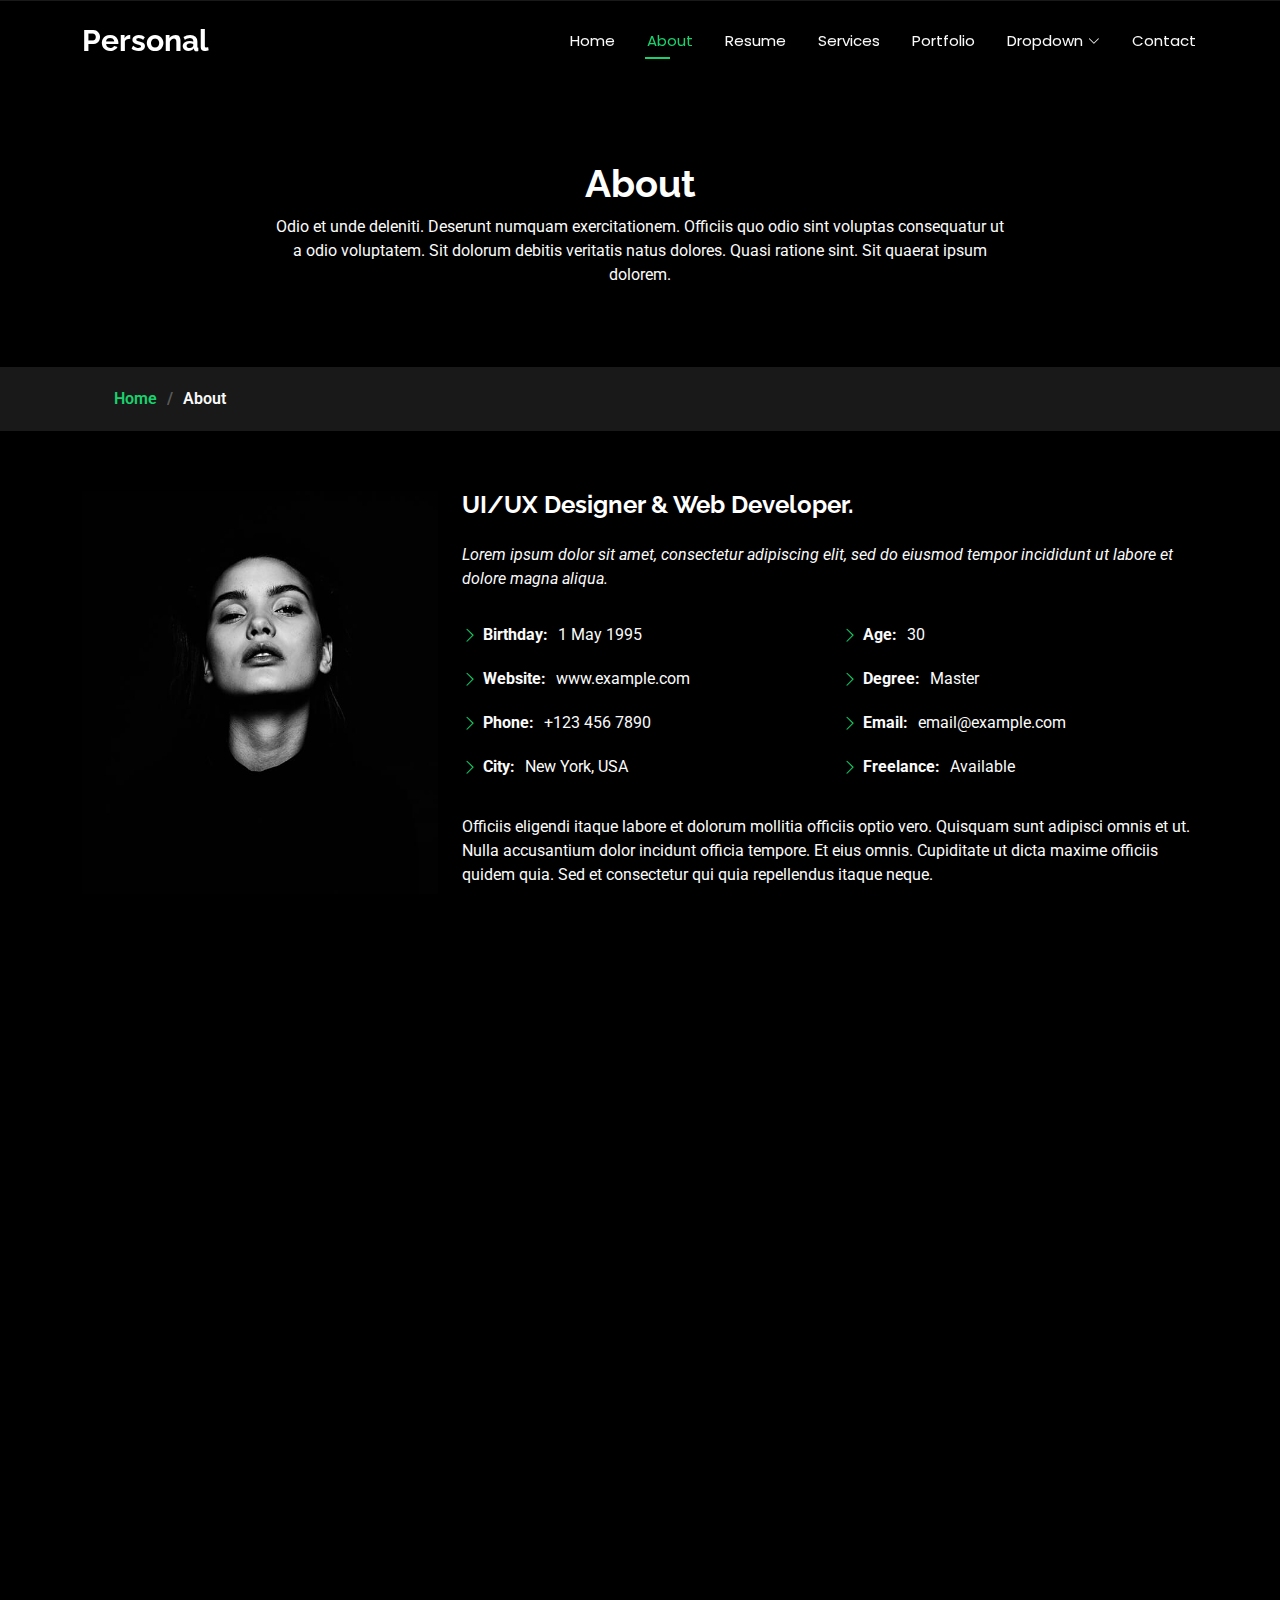
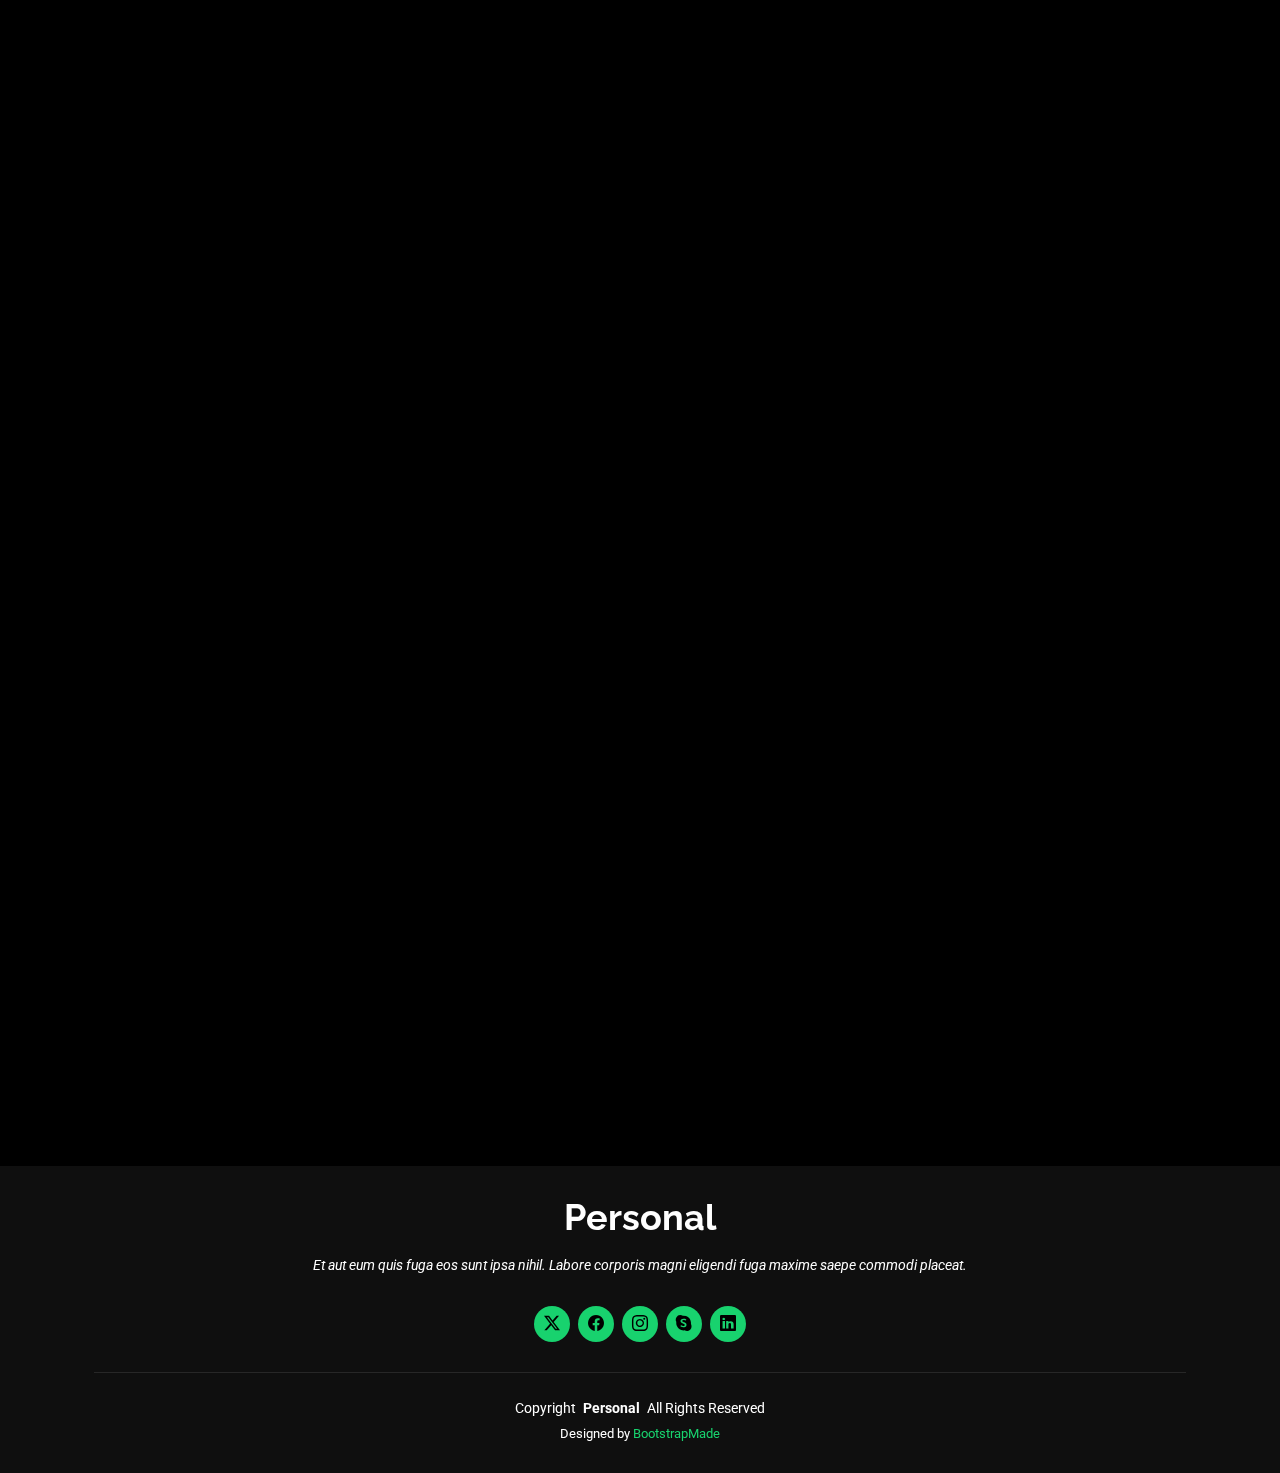
<file: about.html>
<!DOCTYPE html>
<html lang="en">

<head>
  <meta charset="utf-8">
  <meta content="width=device-width, initial-scale=1.0" name="viewport">
  <title>About - Personal Bootstrap Template</title>
  <meta name="description" content="">
  <meta name="keywords" content="">

  <!-- Favicons -->
  <link href="assets/img/favicon.png" rel="icon">
  <link href="assets/img/apple-touch-icon.png" rel="apple-touch-icon">

  <!-- Fonts -->
  <link href="https://fonts.googleapis.com" rel="preconnect">
  <link href="https://fonts.gstatic.com" rel="preconnect" crossorigin>
  <link href="https://fonts.googleapis.com/css2?family=Roboto:ital,wght@0,100;0,300;0,400;0,500;0,700;0,900;1,100;1,300;1,400;1,500;1,700;1,900&family=Poppins:ital,wght@0,100;0,200;0,300;0,400;0,500;0,600;0,700;0,800;0,900;1,100;1,200;1,300;1,400;1,500;1,600;1,700;1,800;1,900&family=Raleway:ital,wght@0,100;0,200;0,300;0,400;0,500;0,600;0,700;0,800;0,900;1,100;1,200;1,300;1,400;1,500;1,600;1,700;1,800;1,900&display=swap" rel="stylesheet">

  <!-- Vendor CSS Files -->
  <link href="assets/vendor/bootstrap/css/bootstrap.min.css" rel="stylesheet">
  <link href="assets/vendor/bootstrap-icons/bootstrap-icons.css" rel="stylesheet">
  <link href="assets/vendor/aos/aos.css" rel="stylesheet">
  <link href="assets/vendor/swiper/swiper-bundle.min.css" rel="stylesheet">
  <link href="assets/vendor/glightbox/css/glightbox.min.css" rel="stylesheet">

  <!-- Main CSS File -->
  <link href="assets/css/main.css" rel="stylesheet">

  <!-- =======================================================
  * Template Name: Personal
  * Template URL: https://bootstrapmade.com/personal-free-resume-bootstrap-template/
  * Updated: Mar 05 2025 with Bootstrap v5.3.3
  * Author: BootstrapMade.com
  * License: https://bootstrapmade.com/license/
  ======================================================== -->
</head>

<body class="about-page">

  <header id="header" class="header d-flex align-items-center fixed-top">
    <div class="container-fluid container-xl position-relative d-flex align-items-center justify-content-between">

      <a href="index.html" class="logo d-flex align-items-center">
        <!-- Uncomment the line below if you also wish to use an image logo -->
        <!-- <img src="assets/img/logo.webp" alt=""> -->
        <h1 class="sitename">Personal</h1>
      </a>

      <nav id="navmenu" class="navmenu">
        <ul>
          <li><a href="index.html">Home</a></li>
          <li><a href="about.html" class="active">About</a></li>
          <li><a href="resume.html">Resume</a></li>
          <li><a href="services.html">Services</a></li>
          <li><a href="portfolio.html">Portfolio</a></li>
          <li class="dropdown"><a href="#"><span>Dropdown</span> <i class="bi bi-chevron-down toggle-dropdown"></i></a>
            <ul>
              <li><a href="#">Dropdown 1</a></li>
              <li class="dropdown"><a href="#"><span>Deep Dropdown</span> <i class="bi bi-chevron-down toggle-dropdown"></i></a>
                <ul>
                  <li><a href="#">Deep Dropdown 1</a></li>
                  <li><a href="#">Deep Dropdown 2</a></li>
                  <li><a href="#">Deep Dropdown 3</a></li>
                  <li><a href="#">Deep Dropdown 4</a></li>
                  <li><a href="#">Deep Dropdown 5</a></li>
                </ul>
              </li>
              <li><a href="#">Dropdown 2</a></li>
              <li><a href="#">Dropdown 3</a></li>
              <li><a href="#">Dropdown 4</a></li>
            </ul>
          </li>
          <li><a href="contact.html">Contact</a></li>
        </ul>
        <i class="mobile-nav-toggle d-xl-none bi bi-list"></i>
      </nav>

    </div>
  </header>

  <main class="main">

    <!-- Page Title -->
    <div class="page-title" data-aos="fade">
      <div class="heading">
        <div class="container">
          <div class="row d-flex justify-content-center text-center">
            <div class="col-lg-8">
              <h1>About</h1>
              <p class="mb-0">Odio et unde deleniti. Deserunt numquam exercitationem. Officiis quo odio sint voluptas consequatur ut a odio voluptatem. Sit dolorum debitis veritatis natus dolores. Quasi ratione sint. Sit quaerat ipsum dolorem.</p>
            </div>
          </div>
        </div>
      </div>
      <nav class="breadcrumbs">
        <div class="container">
          <ol>
            <li><a href="index.html">Home</a></li>
            <li class="current">About</li>
          </ol>
        </div>
      </nav>
    </div><!-- End Page Title -->

    <!-- About Section -->
    <section id="about" class="about section">

      <div class="container" data-aos="fade-up" data-aos-delay="100">

        <div class="row gy-4 justify-content-center">
          <div class="col-lg-4">
            <img src="assets/img/profile-img.jpg" class="img-fluid" alt="">
          </div>
          <div class="col-lg-8 content">
            <h2>UI/UX Designer &amp; Web Developer.</h2>
            <p class="fst-italic py-3">
              Lorem ipsum dolor sit amet, consectetur adipiscing elit, sed do eiusmod tempor incididunt ut labore et dolore
              magna aliqua.
            </p>
            <div class="row">
              <div class="col-lg-6">
                <ul>
                  <li><i class="bi bi-chevron-right"></i> <strong>Birthday:</strong> <span>1 May 1995</span></li>
                  <li><i class="bi bi-chevron-right"></i> <strong>Website:</strong> <span>www.example.com</span></li>
                  <li><i class="bi bi-chevron-right"></i> <strong>Phone:</strong> <span>+123 456 7890</span></li>
                  <li><i class="bi bi-chevron-right"></i> <strong>City:</strong> <span>New York, USA</span></li>
                </ul>
              </div>
              <div class="col-lg-6">
                <ul>
                  <li><i class="bi bi-chevron-right"></i> <strong>Age:</strong> <span>30</span></li>
                  <li><i class="bi bi-chevron-right"></i> <strong>Degree:</strong> <span>Master</span></li>
                  <li><i class="bi bi-chevron-right"></i> <strong>Email:</strong> <span>email@example.com</span></li>
                  <li><i class="bi bi-chevron-right"></i> <strong>Freelance:</strong> <span>Available</span></li>
                </ul>
              </div>
            </div>
            <p class="py-3">
              Officiis eligendi itaque labore et dolorum mollitia officiis optio vero. Quisquam sunt adipisci omnis et ut. Nulla accusantium dolor incidunt officia tempore. Et eius omnis.
              Cupiditate ut dicta maxime officiis quidem quia. Sed et consectetur qui quia repellendus itaque neque.
            </p>
          </div>
        </div>

      </div>

    </section><!-- /About Section -->

    <!-- Stats Section -->
    <section id="stats" class="stats section">

      <div class="container" data-aos="fade-up" data-aos-delay="100">

        <div class="row gy-4">

          <div class="col-lg-3 col-md-6 d-flex flex-column align-items-center">
            <i class="bi bi-emoji-smile"></i>
            <div class="stats-item">
              <span data-purecounter-start="0" data-purecounter-end="232" data-purecounter-duration="1" class="purecounter"></span>
              <p>Happy Clients</p>
            </div>
          </div><!-- End Stats Item -->

          <div class="col-lg-3 col-md-6 d-flex flex-column align-items-center">
            <i class="bi bi-journal-richtext"></i>
            <div class="stats-item">
              <span data-purecounter-start="0" data-purecounter-end="521" data-purecounter-duration="1" class="purecounter"></span>
              <p>Projects</p>
            </div>
          </div><!-- End Stats Item -->

          <div class="col-lg-3 col-md-6 d-flex flex-column align-items-center">
            <i class="bi bi-headset"></i>
            <div class="stats-item">
              <span data-purecounter-start="0" data-purecounter-end="1463" data-purecounter-duration="1" class="purecounter"></span>
              <p>Hours Of Support</p>
            </div>
          </div><!-- End Stats Item -->

          <div class="col-lg-3 col-md-6 d-flex flex-column align-items-center">
            <i class="bi bi-people"></i>
            <div class="stats-item">
              <span data-purecounter-start="0" data-purecounter-end="15" data-purecounter-duration="1" class="purecounter"></span>
              <p>Hard Workers</p>
            </div>
          </div><!-- End Stats Item -->

        </div>

      </div>

    </section><!-- /Stats Section -->

    <!-- Skills Section -->
    <section id="skills" class="skills section">

      <!-- Section Title -->
      <div class="container section-title" data-aos="fade-up">
        <h2>Skills</h2>
        <div><span>My</span> <span class="description-title">Skills</span></div>
      </div><!-- End Section Title -->

      <div class="container" data-aos="fade-up" data-aos-delay="100">

        <div class="row skills-content skills-animation">

          <div class="col-lg-6">

            <div class="progress">
              <span class="skill"><span>HTML</span> <i class="val">100%</i></span>
              <div class="progress-bar-wrap">
                <div class="progress-bar" role="progressbar" aria-valuenow="100" aria-valuemin="0" aria-valuemax="100"></div>
              </div>
            </div><!-- End Skills Item -->

            <div class="progress">
              <span class="skill"><span>CSS</span> <i class="val">90%</i></span>
              <div class="progress-bar-wrap">
                <div class="progress-bar" role="progressbar" aria-valuenow="90" aria-valuemin="0" aria-valuemax="100"></div>
              </div>
            </div><!-- End Skills Item -->

            <div class="progress">
              <span class="skill"><span>JavaScript</span> <i class="val">75%</i></span>
              <div class="progress-bar-wrap">
                <div class="progress-bar" role="progressbar" aria-valuenow="75" aria-valuemin="0" aria-valuemax="100"></div>
              </div>
            </div><!-- End Skills Item -->

          </div>

          <div class="col-lg-6">

            <div class="progress">
              <span class="skill"><span>PHP</span> <i class="val">80%</i></span>
              <div class="progress-bar-wrap">
                <div class="progress-bar" role="progressbar" aria-valuenow="80" aria-valuemin="0" aria-valuemax="100"></div>
              </div>
            </div><!-- End Skills Item -->

            <div class="progress">
              <span class="skill"><span>WordPress/CMS</span> <i class="val">90%</i></span>
              <div class="progress-bar-wrap">
                <div class="progress-bar" role="progressbar" aria-valuenow="90" aria-valuemin="0" aria-valuemax="100"></div>
              </div>
            </div><!-- End Skills Item -->

            <div class="progress">
              <span class="skill"><span>Photoshop</span> <i class="val">55%</i></span>
              <div class="progress-bar-wrap">
                <div class="progress-bar" role="progressbar" aria-valuenow="55" aria-valuemin="0" aria-valuemax="100"></div>
              </div>
            </div><!-- End Skills Item -->

          </div>

        </div>

      </div>

    </section><!-- /Skills Section -->

    <!-- Interests Section -->
    <section id="interests" class="interests section">

      <!-- Section Title -->
      <div class="container section-title" data-aos="fade-up">
        <h2>Features</h2>
        <div><span>I'm</span> <span class="description-title">interested in</span></div>
      </div><!-- End Section Title -->

      <div class="container">

        <div class="row gy-4">

          <div class="col-lg-3 col-md-4" data-aos="fade-up" data-aos-delay="100">
            <div class="features-item">
              <i class="bi bi-eye" style="color: #ffbb2c;"></i>
              <h3><a href="" class="stretched-link">Lorem Ipsum</a></h3>
            </div>
          </div><!-- End Feature Item -->

          <div class="col-lg-3 col-md-4" data-aos="fade-up" data-aos-delay="200">
            <div class="features-item">
              <i class="bi bi-infinity" style="color: #5578ff;"></i>
              <h3><a href="" class="stretched-link">Dolor Sitema</a></h3>
            </div>
          </div><!-- End Feature Item -->

          <div class="col-lg-3 col-md-4" data-aos="fade-up" data-aos-delay="300">
            <div class="features-item">
              <i class="bi bi-mortarboard" style="color: #e80368;"></i>
              <h3><a href="" class="stretched-link">Sed perspiciatis</a></h3>
            </div>
          </div><!-- End Feature Item -->

          <div class="col-lg-3 col-md-4" data-aos="fade-up" data-aos-delay="400">
            <div class="features-item">
              <i class="bi bi-nut" style="color: #e361ff;"></i>
              <h3><a href="" class="stretched-link">Magni Dolores</a></h3>
            </div>
          </div><!-- End Feature Item -->

          <div class="col-lg-3 col-md-4" data-aos="fade-up" data-aos-delay="500">
            <div class="features-item">
              <i class="bi bi-shuffle" style="color: #47aeff;"></i>
              <h3><a href="" class="stretched-link">Nemo Enim</a></h3>
            </div>
          </div><!-- End Feature Item -->

          <div class="col-lg-3 col-md-4" data-aos="fade-up" data-aos-delay="600">
            <div class="features-item">
              <i class="bi bi-star" style="color: #ffa76e;"></i>
              <h3><a href="" class="stretched-link">Eiusmod Tempor</a></h3>
            </div>
          </div><!-- End Feature Item -->

          <div class="col-lg-3 col-md-4" data-aos="fade-up" data-aos-delay="700">
            <div class="features-item">
              <i class="bi bi-x-diamond" style="color: #11dbcf;"></i>
              <h3><a href="" class="stretched-link">Midela Teren</a></h3>
            </div>
          </div><!-- End Feature Item -->

          <div class="col-lg-3 col-md-4" data-aos="fade-up" data-aos-delay="800">
            <div class="features-item">
              <i class="bi bi-camera-video" style="color: #4233ff;"></i>
              <h3><a href="" class="stretched-link">Pira Neve</a></h3>
            </div>
          </div><!-- End Feature Item -->

          <div class="col-lg-3 col-md-4" data-aos="fade-up" data-aos-delay="900">
            <div class="features-item">
              <i class="bi bi-command" style="color: #b2904f;"></i>
              <h3><a href="" class="stretched-link">Dirada Pack</a></h3>
            </div>
          </div><!-- End Feature Item -->

          <div class="col-lg-3 col-md-4" data-aos="fade-up" data-aos-delay="1000">
            <div class="features-item">
              <i class="bi bi-dribbble" style="color: #b20969;"></i>
              <h3><a href="" class="stretched-link">Moton Ideal</a></h3>
            </div>
          </div><!-- End Feature Item -->

          <div class="col-lg-3 col-md-4" data-aos="fade-up" data-aos-delay="1100">
            <div class="features-item">
              <i class="bi bi-activity" style="color: #ff5828;"></i>
              <h3><a href="" class="stretched-link">Verdo Park</a></h3>
            </div>
          </div><!-- End Feature Item -->

          <div class="col-lg-3 col-md-4" data-aos="fade-up" data-aos-delay="1200">
            <div class="features-item">
              <i class="bi bi-brightness-high" style="color: #29cc61;"></i>
              <h3><a href="" class="stretched-link">Flavor Nivelanda</a></h3>
            </div>
          </div><!-- End Feature Item -->

        </div>

      </div>

    </section><!-- /Interests Section -->

    <!-- Testimonials Section -->
    <section id="testimonials" class="testimonials section">

      <!-- Section Title -->
      <div class="container section-title" data-aos="fade-up">
        <h2>Testimonials</h2>
        <div><span>Check my</span> <span class="description-title">Testimonials</span></div>
      </div><!-- End Section Title -->

      <div class="container" data-aos="fade-up" data-aos-delay="100">

        <div class="swiper init-swiper" data-speed="600" data-delay="5000">
          <script type="application/json" class="swiper-config">
            {
              "loop": true,
              "speed": 600,
              "autoplay": {
                "delay": 5000
              },
              "slidesPerView": "auto",
              "pagination": {
                "el": ".swiper-pagination",
                "type": "bullets",
                "clickable": true
              },
              "breakpoints": {
                "320": {
                  "slidesPerView": 1,
                  "spaceBetween": 40
                },
                "1200": {
                  "slidesPerView": 3,
                  "spaceBetween": 20
                }
              }
            }
          </script>
          <div class="swiper-wrapper">

            <div class="swiper-slide">
              <div class="testimonial-item" "="">
            <p>
              <i class=" bi bi-quote quote-icon-left"></i>
                <span>Proin iaculis purus consequat sem cure digni ssim donec porttitora entum suscipit rhoncus. Accusantium quam, ultricies eget id, aliquam eget nibh et. Maecen aliquam, risus at semper.</span>
                <i class="bi bi-quote quote-icon-right"></i>
                </p>
                <img src="assets/img/person/person-m-9.webp" class="testimonial-img" alt="">
                <h3>Saul Goodman</h3>
                <h4>Ceo &amp; Founder</h4>
              </div>
            </div><!-- End testimonial item -->

            <div class="swiper-slide">
              <div class="testimonial-item">
                <p>
                  <i class="bi bi-quote quote-icon-left"></i>
                  <span>Export tempor illum tamen malis malis eram quae irure esse labore quem cillum quid malis quorum velit fore eram velit sunt aliqua noster fugiat irure amet legam anim culpa.</span>
                  <i class="bi bi-quote quote-icon-right"></i>
                </p>
                <img src="assets/img/person/person-f-5.webp" class="testimonial-img" alt="">
                <h3>Sara Wilsson</h3>
                <h4>Designer</h4>
              </div>
            </div><!-- End testimonial item -->

            <div class="swiper-slide">
              <div class="testimonial-item">
                <p>
                  <i class="bi bi-quote quote-icon-left"></i>
                  <span>Enim nisi quem export duis labore cillum quae magna enim sint quorum nulla quem veniam duis minim tempor labore quem eram duis noster aute amet eram fore quis sint minim.</span>
                  <i class="bi bi-quote quote-icon-right"></i>
                </p>
                <img src="assets/img/person/person-f-12.webp" class="testimonial-img" alt="">
                <h3>Jena Karlis</h3>
                <h4>Store Owner</h4>
              </div>
            </div><!-- End testimonial item -->

            <div class="swiper-slide">
              <div class="testimonial-item">
                <p>
                  <i class="bi bi-quote quote-icon-left"></i>
                  <span>Fugiat enim eram quae cillum dolore dolor amet nulla culpa multos export minim fugiat dolor enim duis veniam ipsum anim magna sunt elit fore quem dolore labore illum veniam.</span>
                  <i class="bi bi-quote quote-icon-right"></i>
                </p>
                <img src="assets/img/person/person-m-12.webp" class="testimonial-img" alt="">
                <h3>Matt Brandon</h3>
                <h4>Freelancer</h4>
              </div>
            </div><!-- End testimonial item -->

            <div class="swiper-slide">
              <div class="testimonial-item">
                <p>
                  <i class="bi bi-quote quote-icon-left"></i>
                  <span>Quis quorum aliqua sint quem legam fore sunt eram irure aliqua veniam tempor noster veniam sunt culpa nulla illum cillum fugiat legam esse veniam culpa fore nisi cillum quid.</span>
                  <i class="bi bi-quote quote-icon-right"></i>
                </p>
                <img src="assets/img/person/person-m-13.webp" class="testimonial-img" alt="">
                <h3>John Larson</h3>
                <h4>Entrepreneur</h4>
              </div>
            </div><!-- End testimonial item -->

          </div>
          <div class="swiper-pagination"></div>
        </div>

      </div>

    </section><!-- /Testimonials Section -->

  </main>

  <footer id="footer" class="footer dark-background">
    <div class="container">
      <h3 class="sitename">Personal</h3>
      <p>Et aut eum quis fuga eos sunt ipsa nihil. Labore corporis magni eligendi fuga maxime saepe commodi placeat.</p>
      <div class="social-links d-flex justify-content-center">
        <a href=""><i class="bi bi-twitter-x"></i></a>
        <a href=""><i class="bi bi-facebook"></i></a>
        <a href=""><i class="bi bi-instagram"></i></a>
        <a href=""><i class="bi bi-skype"></i></a>
        <a href=""><i class="bi bi-linkedin"></i></a>
      </div>
      <div class="container">
        <div class="copyright">
          <span>Copyright</span> <strong class="px-1 sitename">Personal</strong> <span>All Rights Reserved</span>
        </div>
        <div class="credits">
          <!-- All the links in the footer should remain intact. -->
          <!-- You can delete the links only if you've purchased the pro version. -->
          <!-- Licensing information: https://bootstrapmade.com/license/ -->
          <!-- Purchase the pro version with working PHP/AJAX contact form: [buy-url] -->
          Designed by <a href="https://bootstrapmade.com/">BootstrapMade</a>
        </div>
      </div>
    </div>
  </footer>

  <!-- Scroll Top -->
  <a href="#" id="scroll-top" class="scroll-top d-flex align-items-center justify-content-center"><i class="bi bi-arrow-up-short"></i></a>

  <!-- Preloader -->
  <div id="preloader"></div>

  <!-- Vendor JS Files -->
  <script src="assets/vendor/bootstrap/js/bootstrap.bundle.min.js"></script>
  <script src="assets/vendor/php-email-form/validate.js"></script>
  <script src="assets/vendor/aos/aos.js"></script>
  <script src="assets/vendor/typed.js/typed.umd.js"></script>
  <script src="assets/vendor/purecounter/purecounter_vanilla.js"></script>
  <script src="assets/vendor/waypoints/noframework.waypoints.js"></script>
  <script src="assets/vendor/swiper/swiper-bundle.min.js"></script>
  <script src="assets/vendor/glightbox/js/glightbox.min.js"></script>
  <script src="assets/vendor/imagesloaded/imagesloaded.pkgd.min.js"></script>
  <script src="assets/vendor/isotope-layout/isotope.pkgd.min.js"></script>

  <!-- Main JS File -->
  <script src="assets/js/main.js"></script>

</body>

</html>
</file>
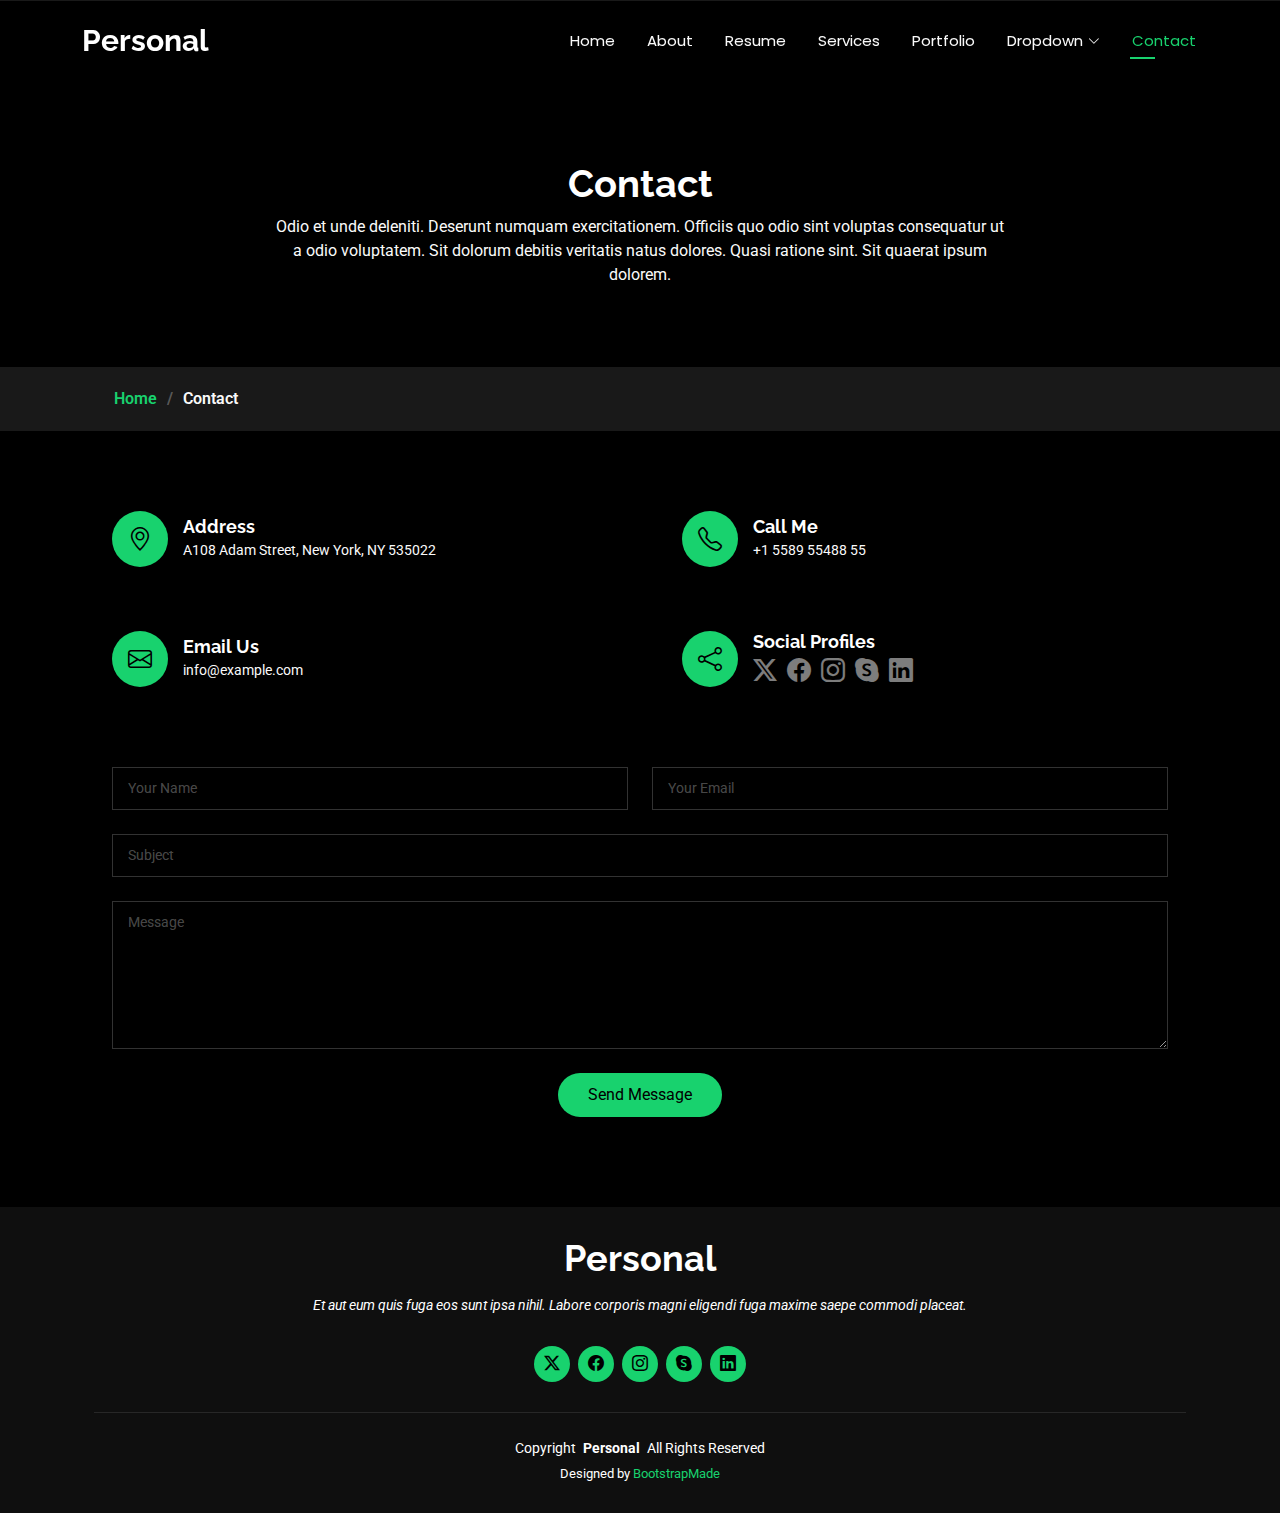
<file: contact.html>
<!DOCTYPE html>
<html lang="en">

<head>
  <meta charset="utf-8">
  <meta content="width=device-width, initial-scale=1.0" name="viewport">
  <title>Contact - Personal Bootstrap Template</title>
  <meta name="description" content="">
  <meta name="keywords" content="">

  <!-- Favicons -->
  <link href="assets/img/favicon.png" rel="icon">
  <link href="assets/img/apple-touch-icon.png" rel="apple-touch-icon">

  <!-- Fonts -->
  <link href="https://fonts.googleapis.com" rel="preconnect">
  <link href="https://fonts.gstatic.com" rel="preconnect" crossorigin>
  <link href="https://fonts.googleapis.com/css2?family=Roboto:ital,wght@0,100;0,300;0,400;0,500;0,700;0,900;1,100;1,300;1,400;1,500;1,700;1,900&family=Poppins:ital,wght@0,100;0,200;0,300;0,400;0,500;0,600;0,700;0,800;0,900;1,100;1,200;1,300;1,400;1,500;1,600;1,700;1,800;1,900&family=Raleway:ital,wght@0,100;0,200;0,300;0,400;0,500;0,600;0,700;0,800;0,900;1,100;1,200;1,300;1,400;1,500;1,600;1,700;1,800;1,900&display=swap" rel="stylesheet">

  <!-- Vendor CSS Files -->
  <link href="assets/vendor/bootstrap/css/bootstrap.min.css" rel="stylesheet">
  <link href="assets/vendor/bootstrap-icons/bootstrap-icons.css" rel="stylesheet">
  <link href="assets/vendor/aos/aos.css" rel="stylesheet">
  <link href="assets/vendor/swiper/swiper-bundle.min.css" rel="stylesheet">
  <link href="assets/vendor/glightbox/css/glightbox.min.css" rel="stylesheet">

  <!-- Main CSS File -->
  <link href="assets/css/main.css" rel="stylesheet">

  <!-- =======================================================
  * Template Name: Personal
  * Template URL: https://bootstrapmade.com/personal-free-resume-bootstrap-template/
  * Updated: Mar 05 2025 with Bootstrap v5.3.3
  * Author: BootstrapMade.com
  * License: https://bootstrapmade.com/license/
  ======================================================== -->
</head>

<body class="contact-page">

  <header id="header" class="header d-flex align-items-center fixed-top">
    <div class="container-fluid container-xl position-relative d-flex align-items-center justify-content-between">

      <a href="index.html" class="logo d-flex align-items-center">
        <!-- Uncomment the line below if you also wish to use an image logo -->
        <!-- <img src="assets/img/logo.webp" alt=""> -->
        <h1 class="sitename">Personal</h1>
      </a>

      <nav id="navmenu" class="navmenu">
        <ul>
          <li><a href="index.html">Home</a></li>
          <li><a href="about.html">About</a></li>
          <li><a href="resume.html">Resume</a></li>
          <li><a href="services.html">Services</a></li>
          <li><a href="portfolio.html">Portfolio</a></li>
          <li class="dropdown"><a href="#"><span>Dropdown</span> <i class="bi bi-chevron-down toggle-dropdown"></i></a>
            <ul>
              <li><a href="#">Dropdown 1</a></li>
              <li class="dropdown"><a href="#"><span>Deep Dropdown</span> <i class="bi bi-chevron-down toggle-dropdown"></i></a>
                <ul>
                  <li><a href="#">Deep Dropdown 1</a></li>
                  <li><a href="#">Deep Dropdown 2</a></li>
                  <li><a href="#">Deep Dropdown 3</a></li>
                  <li><a href="#">Deep Dropdown 4</a></li>
                  <li><a href="#">Deep Dropdown 5</a></li>
                </ul>
              </li>
              <li><a href="#">Dropdown 2</a></li>
              <li><a href="#">Dropdown 3</a></li>
              <li><a href="#">Dropdown 4</a></li>
            </ul>
          </li>
          <li><a href="contact.html" class="active">Contact</a></li>
        </ul>
        <i class="mobile-nav-toggle d-xl-none bi bi-list"></i>
      </nav>

    </div>
  </header>

  <main class="main">

    <!-- Page Title -->
    <div class="page-title" data-aos="fade">
      <div class="heading">
        <div class="container">
          <div class="row d-flex justify-content-center text-center">
            <div class="col-lg-8">
              <h1>Contact</h1>
              <p class="mb-0">Odio et unde deleniti. Deserunt numquam exercitationem. Officiis quo odio sint voluptas consequatur ut a odio voluptatem. Sit dolorum debitis veritatis natus dolores. Quasi ratione sint. Sit quaerat ipsum dolorem.</p>
            </div>
          </div>
        </div>
      </div>
      <nav class="breadcrumbs">
        <div class="container">
          <ol>
            <li><a href="index.html">Home</a></li>
            <li class="current">Contact</li>
          </ol>
        </div>
      </nav>
    </div><!-- End Page Title -->

    <!-- Contact Section -->
    <section id="contact" class="contact section">

      <div class="container" data-aos="fade-up" data-aos-delay="100">

        <div class="row gy-4">

          <div class="col-md-6">
            <div class="info-item d-flex align-items-center" data-aos="fade-up" data-aos-delay="200">
              <i class="icon bi bi-geo-alt flex-shrink-0"></i>
              <div>
                <h3>Address</h3>
                <p>A108 Adam Street, New York, NY 535022</p>
              </div>
            </div>
          </div><!-- End Info Item -->

          <div class="col-md-6">
            <div class="info-item d-flex align-items-center" data-aos="fade-up" data-aos-delay="300">
              <i class="icon bi bi-telephone flex-shrink-0"></i>
              <div>
                <h3>Call Me</h3>
                <p>+1 5589 55488 55</p>
              </div>
            </div>
          </div><!-- End Info Item -->

          <div class="col-md-6">
            <div class="info-item d-flex align-items-center" data-aos="fade-up" data-aos-delay="400">
              <i class="icon bi bi-envelope flex-shrink-0"></i>
              <div>
                <h3>Email Us</h3>
                <p>info@example.com</p>
              </div>
            </div>
          </div><!-- End Info Item -->

          <div class="col-md-6">
            <div class="info-item d-flex align-items-center" data-aos="fade-up" data-aos-delay="500">
              <i class="icon bi bi-share flex-shrink-0"></i>
              <div>
                <h3>Social Profiles</h3>
                <div class="social-links">
                  <a href="#"><i class="bi bi-twitter-x"></i></a>
                  <a href="#"><i class="bi bi-facebook"></i></a>
                  <a href="#"><i class="bi bi-instagram"></i></a>
                  <a href="#"><i class="bi bi-skype"></i></a>
                  <a href="#"><i class="bi bi-linkedin"></i></a>
                </div>
              </div>
            </div>
          </div><!-- End Info Item -->

        </div>

        <form action="forms/contact.php" method="post" class="php-email-form" data-aos="fade-up" data-aos-delay="600">
          <div class="row gy-4">

            <div class="col-md-6">
              <input type="text" name="name" class="form-control" placeholder="Your Name" required="">
            </div>

            <div class="col-md-6 ">
              <input type="email" class="form-control" name="email" placeholder="Your Email" required="">
            </div>

            <div class="col-md-12">
              <input type="text" class="form-control" name="subject" placeholder="Subject" required="">
            </div>

            <div class="col-md-12">
              <textarea class="form-control" name="message" rows="6" placeholder="Message" required=""></textarea>
            </div>

            <div class="col-md-12 text-center">
              <div class="loading">Loading</div>
              <div class="error-message"></div>
              <div class="sent-message">Your message has been sent. Thank you!</div>

              <button type="submit">Send Message</button>
            </div>

          </div>
        </form><!-- End Contact Form -->

      </div>

    </section><!-- /Contact Section -->

  </main>

  <footer id="footer" class="footer dark-background">
    <div class="container">
      <h3 class="sitename">Personal</h3>
      <p>Et aut eum quis fuga eos sunt ipsa nihil. Labore corporis magni eligendi fuga maxime saepe commodi placeat.</p>
      <div class="social-links d-flex justify-content-center">
        <a href=""><i class="bi bi-twitter-x"></i></a>
        <a href=""><i class="bi bi-facebook"></i></a>
        <a href=""><i class="bi bi-instagram"></i></a>
        <a href=""><i class="bi bi-skype"></i></a>
        <a href=""><i class="bi bi-linkedin"></i></a>
      </div>
      <div class="container">
        <div class="copyright">
          <span>Copyright</span> <strong class="px-1 sitename">Personal</strong> <span>All Rights Reserved</span>
        </div>
        <div class="credits">
          <!-- All the links in the footer should remain intact. -->
          <!-- You can delete the links only if you've purchased the pro version. -->
          <!-- Licensing information: https://bootstrapmade.com/license/ -->
          <!-- Purchase the pro version with working PHP/AJAX contact form: [buy-url] -->
          Designed by <a href="https://bootstrapmade.com/">BootstrapMade</a>
        </div>
      </div>
    </div>
  </footer>

  <!-- Scroll Top -->
  <a href="#" id="scroll-top" class="scroll-top d-flex align-items-center justify-content-center"><i class="bi bi-arrow-up-short"></i></a>

  <!-- Preloader -->
  <div id="preloader"></div>

  <!-- Vendor JS Files -->
  <script src="assets/vendor/bootstrap/js/bootstrap.bundle.min.js"></script>
  <script src="assets/vendor/php-email-form/validate.js"></script>
  <script src="assets/vendor/aos/aos.js"></script>
  <script src="assets/vendor/typed.js/typed.umd.js"></script>
  <script src="assets/vendor/purecounter/purecounter_vanilla.js"></script>
  <script src="assets/vendor/waypoints/noframework.waypoints.js"></script>
  <script src="assets/vendor/swiper/swiper-bundle.min.js"></script>
  <script src="assets/vendor/glightbox/js/glightbox.min.js"></script>
  <script src="assets/vendor/imagesloaded/imagesloaded.pkgd.min.js"></script>
  <script src="assets/vendor/isotope-layout/isotope.pkgd.min.js"></script>

  <!-- Main JS File -->
  <script src="assets/js/main.js"></script>

</body>

</html>
</file>
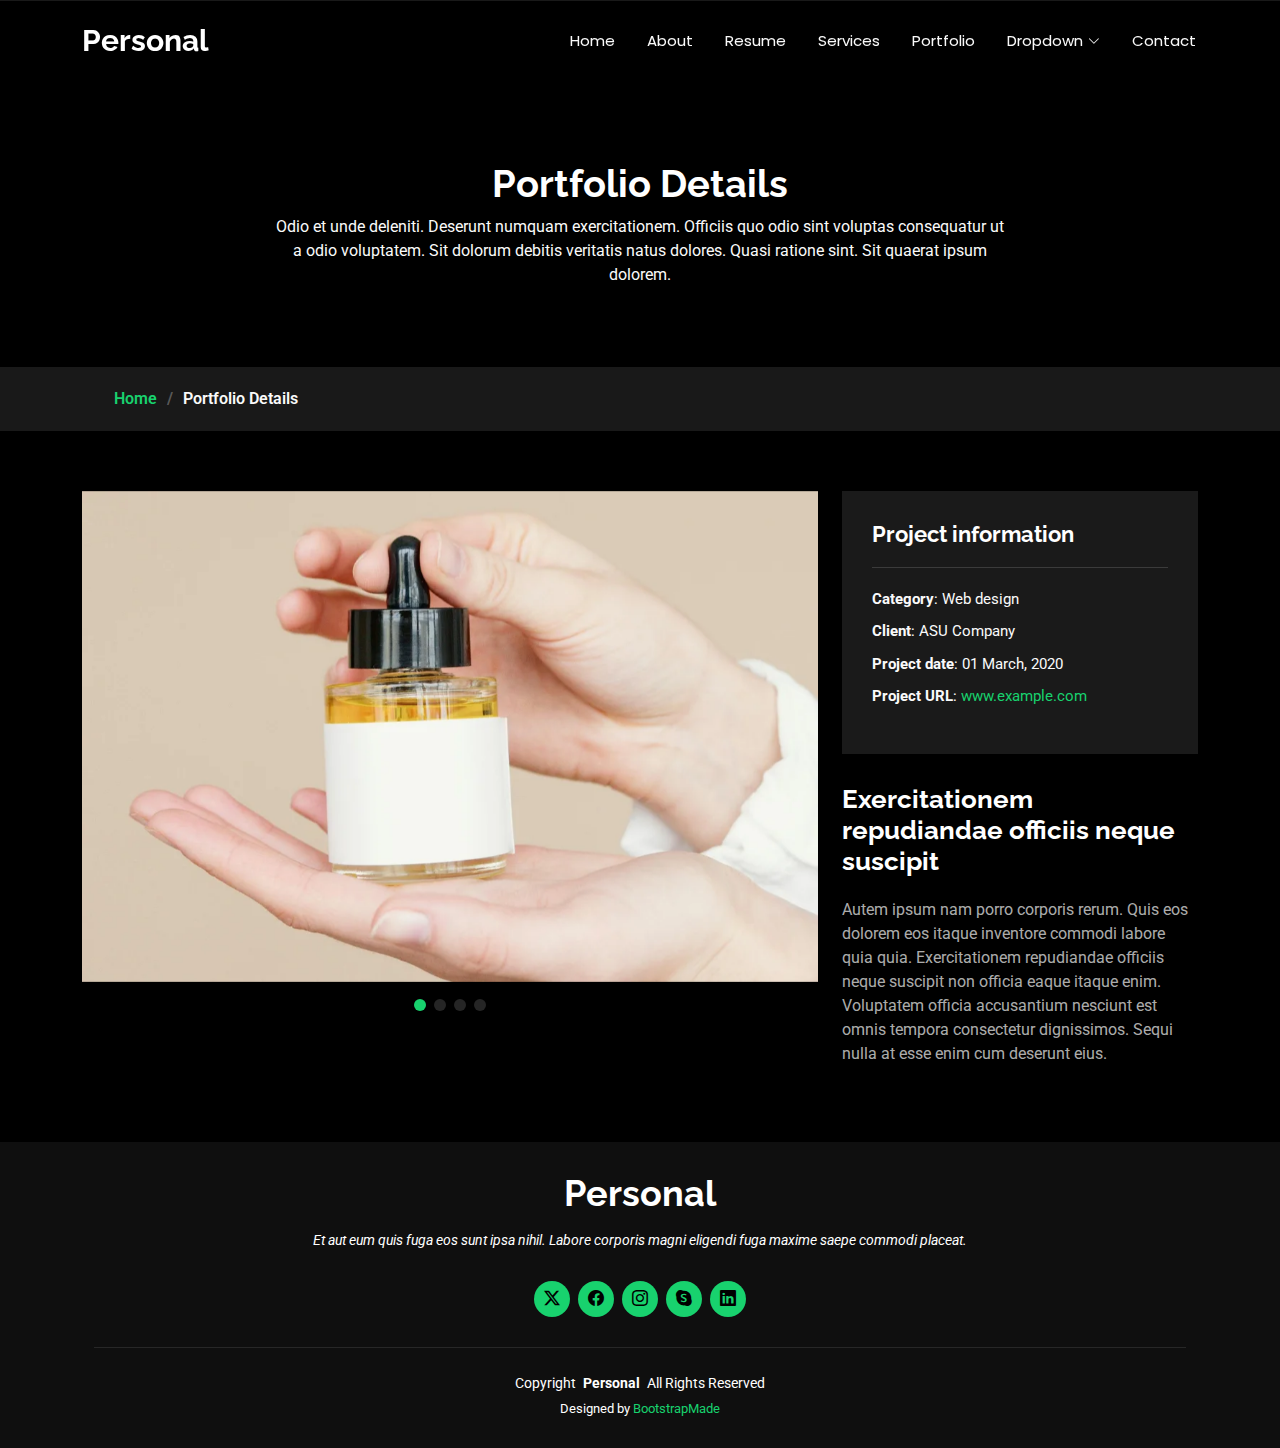
<file: portfolio-details.html>
<!DOCTYPE html>
<html lang="en">

<head>
  <meta charset="utf-8">
  <meta content="width=device-width, initial-scale=1.0" name="viewport">
  <title>Portfolio Details - Personal Bootstrap Template</title>
  <meta name="description" content="">
  <meta name="keywords" content="">

  <!-- Favicons -->
  <link href="assets/img/favicon.png" rel="icon">
  <link href="assets/img/apple-touch-icon.png" rel="apple-touch-icon">

  <!-- Fonts -->
  <link href="https://fonts.googleapis.com" rel="preconnect">
  <link href="https://fonts.gstatic.com" rel="preconnect" crossorigin>
  <link href="https://fonts.googleapis.com/css2?family=Roboto:ital,wght@0,100;0,300;0,400;0,500;0,700;0,900;1,100;1,300;1,400;1,500;1,700;1,900&family=Poppins:ital,wght@0,100;0,200;0,300;0,400;0,500;0,600;0,700;0,800;0,900;1,100;1,200;1,300;1,400;1,500;1,600;1,700;1,800;1,900&family=Raleway:ital,wght@0,100;0,200;0,300;0,400;0,500;0,600;0,700;0,800;0,900;1,100;1,200;1,300;1,400;1,500;1,600;1,700;1,800;1,900&display=swap" rel="stylesheet">

  <!-- Vendor CSS Files -->
  <link href="assets/vendor/bootstrap/css/bootstrap.min.css" rel="stylesheet">
  <link href="assets/vendor/bootstrap-icons/bootstrap-icons.css" rel="stylesheet">
  <link href="assets/vendor/aos/aos.css" rel="stylesheet">
  <link href="assets/vendor/swiper/swiper-bundle.min.css" rel="stylesheet">
  <link href="assets/vendor/glightbox/css/glightbox.min.css" rel="stylesheet">

  <!-- Main CSS File -->
  <link href="assets/css/main.css" rel="stylesheet">

  <!-- =======================================================
  * Template Name: Personal
  * Template URL: https://bootstrapmade.com/personal-free-resume-bootstrap-template/
  * Updated: Mar 05 2025 with Bootstrap v5.3.3
  * Author: BootstrapMade.com
  * License: https://bootstrapmade.com/license/
  ======================================================== -->
</head>

<body class="portfolio-details-page">

  <header id="header" class="header d-flex align-items-center fixed-top">
    <div class="container-fluid container-xl position-relative d-flex align-items-center justify-content-between">

      <a href="index.html" class="logo d-flex align-items-center">
        <!-- Uncomment the line below if you also wish to use an image logo -->
        <!-- <img src="assets/img/logo.webp" alt=""> -->
        <h1 class="sitename">Personal</h1>
      </a>

      <nav id="navmenu" class="navmenu">
        <ul>
          <li><a href="index.html">Home</a></li>
          <li><a href="about.html">About</a></li>
          <li><a href="resume.html">Resume</a></li>
          <li><a href="services.html">Services</a></li>
          <li><a href="portfolio.html">Portfolio</a></li>
          <li class="dropdown"><a href="#"><span>Dropdown</span> <i class="bi bi-chevron-down toggle-dropdown"></i></a>
            <ul>
              <li><a href="#">Dropdown 1</a></li>
              <li class="dropdown"><a href="#"><span>Deep Dropdown</span> <i class="bi bi-chevron-down toggle-dropdown"></i></a>
                <ul>
                  <li><a href="#">Deep Dropdown 1</a></li>
                  <li><a href="#">Deep Dropdown 2</a></li>
                  <li><a href="#">Deep Dropdown 3</a></li>
                  <li><a href="#">Deep Dropdown 4</a></li>
                  <li><a href="#">Deep Dropdown 5</a></li>
                </ul>
              </li>
              <li><a href="#">Dropdown 2</a></li>
              <li><a href="#">Dropdown 3</a></li>
              <li><a href="#">Dropdown 4</a></li>
            </ul>
          </li>
          <li><a href="contact.html">Contact</a></li>
        </ul>
        <i class="mobile-nav-toggle d-xl-none bi bi-list"></i>
      </nav>

    </div>
  </header>

  <main class="main">

    <!-- Page Title -->
    <div class="page-title" data-aos="fade">
      <div class="heading">
        <div class="container">
          <div class="row d-flex justify-content-center text-center">
            <div class="col-lg-8">
              <h1>Portfolio Details</h1>
              <p class="mb-0">Odio et unde deleniti. Deserunt numquam exercitationem. Officiis quo odio sint voluptas consequatur ut a odio voluptatem. Sit dolorum debitis veritatis natus dolores. Quasi ratione sint. Sit quaerat ipsum dolorem.</p>
            </div>
          </div>
        </div>
      </div>
      <nav class="breadcrumbs">
        <div class="container">
          <ol>
            <li><a href="index.html">Home</a></li>
            <li class="current">Portfolio Details</li>
          </ol>
        </div>
      </nav>
    </div><!-- End Page Title -->

    <!-- Portfolio Details Section -->
    <section id="portfolio-details" class="portfolio-details section">

      <div class="container" data-aos="fade-up" data-aos-delay="100">

        <div class="row gy-4">

          <div class="col-lg-8">
            <div class="portfolio-details-slider swiper init-swiper">

              <script type="application/json" class="swiper-config">
                {
                  "loop": true,
                  "speed": 600,
                  "autoplay": {
                    "delay": 5000
                  },
                  "slidesPerView": "auto",
                  "pagination": {
                    "el": ".swiper-pagination",
                    "type": "bullets",
                    "clickable": true
                  }
                }
              </script>

              <div class="swiper-wrapper align-items-center">

                <div class="swiper-slide">
                  <img src="assets/img/portfolio/portfolio-1.webp" alt="">
                </div>

                <div class="swiper-slide">
                  <img src="assets/img/portfolio/portfolio-10.webp" alt="">
                </div>

                <div class="swiper-slide">
                  <img src="assets/img/portfolio/portfolio-7.webp" alt="">
                </div>

                <div class="swiper-slide">
                  <img src="assets/img/portfolio/portfolio-4.webp" alt="">
                </div>

              </div>
              <div class="swiper-pagination"></div>
            </div>
          </div>

          <div class="col-lg-4">
            <div class="portfolio-info" data-aos="fade-up" data-aos-delay="200">
              <h3>Project information</h3>
              <ul>
                <li><strong>Category</strong>: Web design</li>
                <li><strong>Client</strong>: ASU Company</li>
                <li><strong>Project date</strong>: 01 March, 2020</li>
                <li><strong>Project URL</strong>: <a href="#">www.example.com</a></li>
              </ul>
            </div>
            <div class="portfolio-description" data-aos="fade-up" data-aos-delay="300">
              <h2>Exercitationem repudiandae officiis neque suscipit</h2>
              <p>
                Autem ipsum nam porro corporis rerum. Quis eos dolorem eos itaque inventore commodi labore quia quia. Exercitationem repudiandae officiis neque suscipit non officia eaque itaque enim. Voluptatem officia accusantium nesciunt est omnis tempora consectetur dignissimos. Sequi nulla at esse enim cum deserunt eius.
              </p>
            </div>
          </div>

        </div>

      </div>

    </section><!-- /Portfolio Details Section -->

  </main>

  <footer id="footer" class="footer dark-background">
    <div class="container">
      <h3 class="sitename">Personal</h3>
      <p>Et aut eum quis fuga eos sunt ipsa nihil. Labore corporis magni eligendi fuga maxime saepe commodi placeat.</p>
      <div class="social-links d-flex justify-content-center">
        <a href=""><i class="bi bi-twitter-x"></i></a>
        <a href=""><i class="bi bi-facebook"></i></a>
        <a href=""><i class="bi bi-instagram"></i></a>
        <a href=""><i class="bi bi-skype"></i></a>
        <a href=""><i class="bi bi-linkedin"></i></a>
      </div>
      <div class="container">
        <div class="copyright">
          <span>Copyright</span> <strong class="px-1 sitename">Personal</strong> <span>All Rights Reserved</span>
        </div>
        <div class="credits">
          <!-- All the links in the footer should remain intact. -->
          <!-- You can delete the links only if you've purchased the pro version. -->
          <!-- Licensing information: https://bootstrapmade.com/license/ -->
          <!-- Purchase the pro version with working PHP/AJAX contact form: [buy-url] -->
          Designed by <a href="https://bootstrapmade.com/">BootstrapMade</a>
        </div>
      </div>
    </div>
  </footer>

  <!-- Scroll Top -->
  <a href="#" id="scroll-top" class="scroll-top d-flex align-items-center justify-content-center"><i class="bi bi-arrow-up-short"></i></a>

  <!-- Preloader -->
  <div id="preloader"></div>

  <!-- Vendor JS Files -->
  <script src="assets/vendor/bootstrap/js/bootstrap.bundle.min.js"></script>
  <script src="assets/vendor/php-email-form/validate.js"></script>
  <script src="assets/vendor/aos/aos.js"></script>
  <script src="assets/vendor/typed.js/typed.umd.js"></script>
  <script src="assets/vendor/purecounter/purecounter_vanilla.js"></script>
  <script src="assets/vendor/waypoints/noframework.waypoints.js"></script>
  <script src="assets/vendor/swiper/swiper-bundle.min.js"></script>
  <script src="assets/vendor/glightbox/js/glightbox.min.js"></script>
  <script src="assets/vendor/imagesloaded/imagesloaded.pkgd.min.js"></script>
  <script src="assets/vendor/isotope-layout/isotope.pkgd.min.js"></script>

  <!-- Main JS File -->
  <script src="assets/js/main.js"></script>

</body>

</html>
</file>
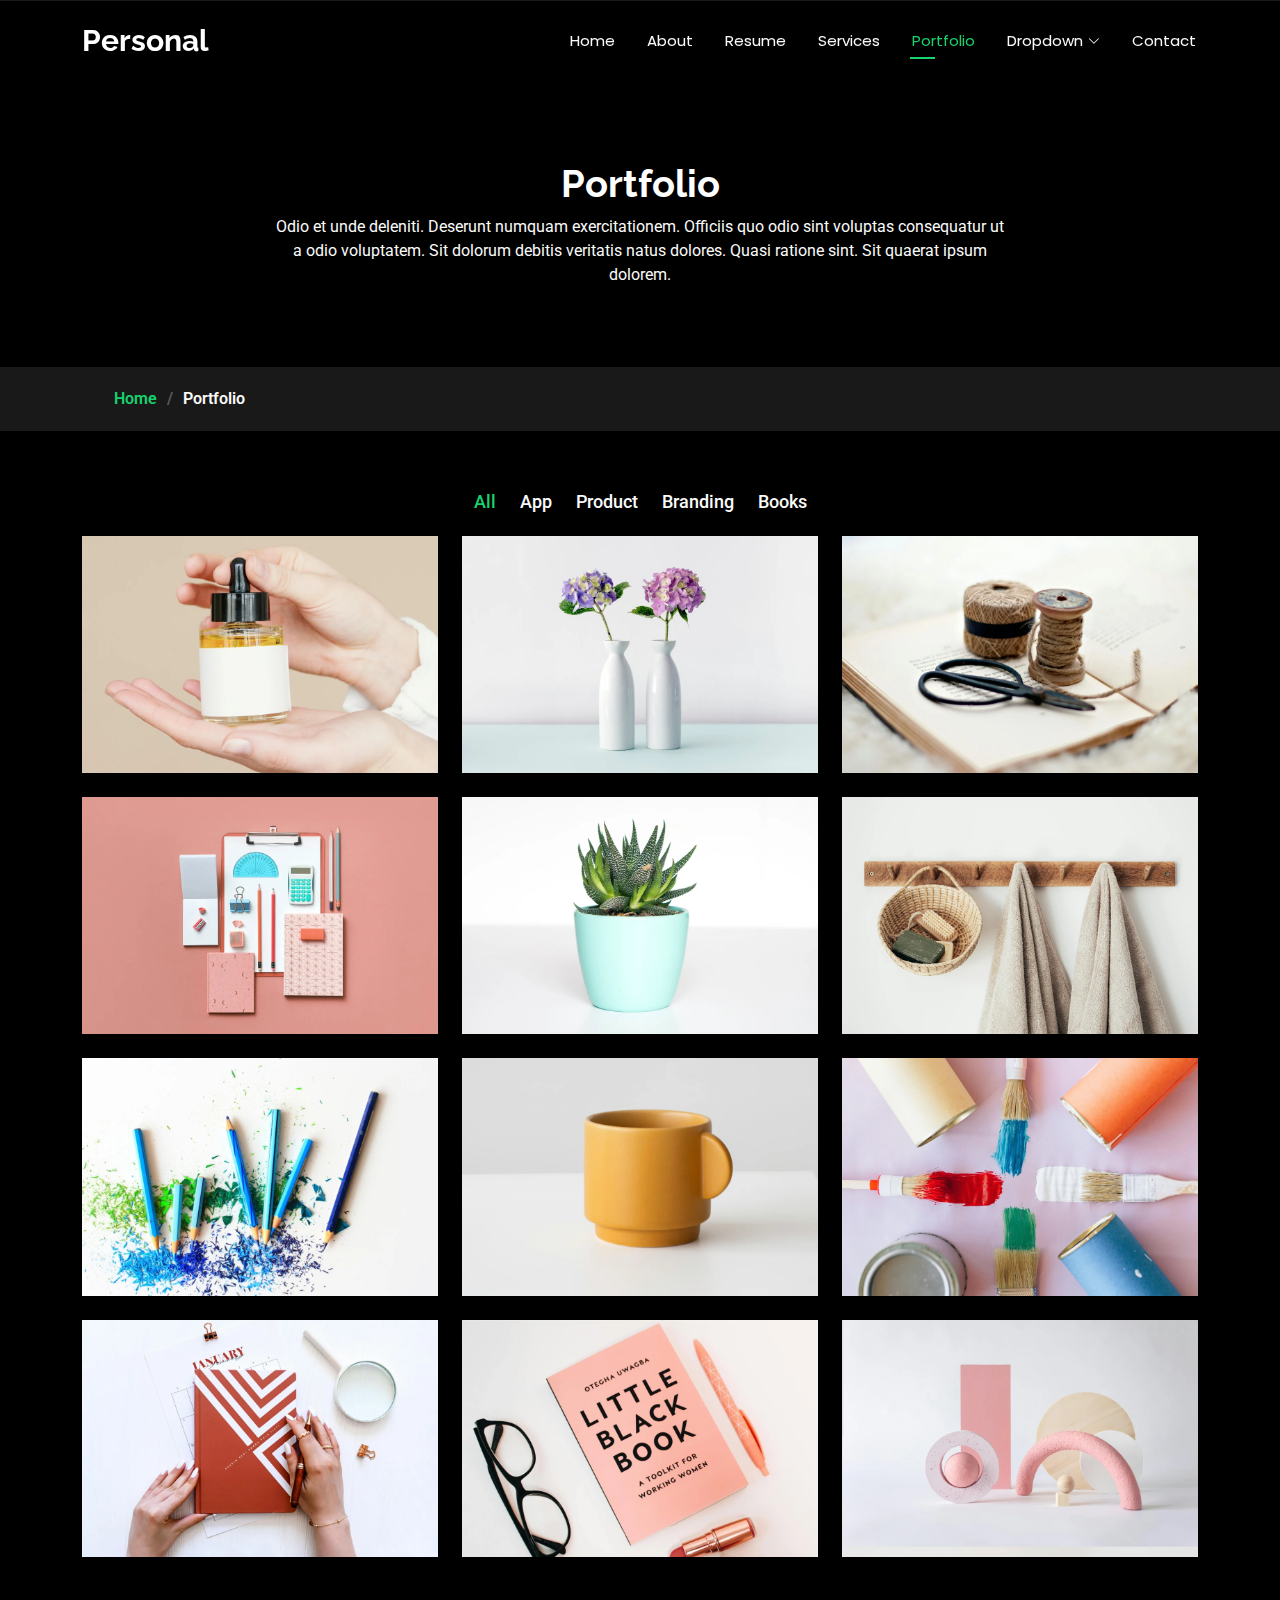
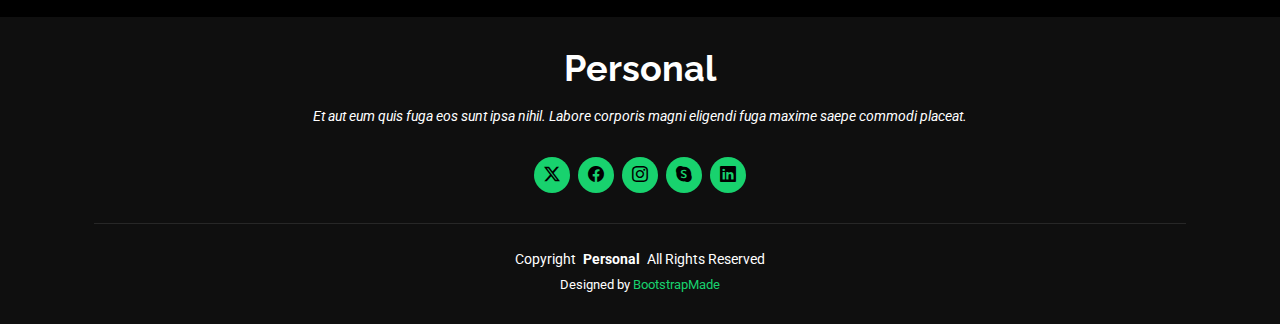
<file: portfolio.html>
<!DOCTYPE html>
<html lang="en">

<head>
  <meta charset="utf-8">
  <meta content="width=device-width, initial-scale=1.0" name="viewport">
  <title>Portfolio - Personal Bootstrap Template</title>
  <meta name="description" content="">
  <meta name="keywords" content="">

  <!-- Favicons -->
  <link href="assets/img/favicon.png" rel="icon">
  <link href="assets/img/apple-touch-icon.png" rel="apple-touch-icon">

  <!-- Fonts -->
  <link href="https://fonts.googleapis.com" rel="preconnect">
  <link href="https://fonts.gstatic.com" rel="preconnect" crossorigin>
  <link href="https://fonts.googleapis.com/css2?family=Roboto:ital,wght@0,100;0,300;0,400;0,500;0,700;0,900;1,100;1,300;1,400;1,500;1,700;1,900&family=Poppins:ital,wght@0,100;0,200;0,300;0,400;0,500;0,600;0,700;0,800;0,900;1,100;1,200;1,300;1,400;1,500;1,600;1,700;1,800;1,900&family=Raleway:ital,wght@0,100;0,200;0,300;0,400;0,500;0,600;0,700;0,800;0,900;1,100;1,200;1,300;1,400;1,500;1,600;1,700;1,800;1,900&display=swap" rel="stylesheet">

  <!-- Vendor CSS Files -->
  <link href="assets/vendor/bootstrap/css/bootstrap.min.css" rel="stylesheet">
  <link href="assets/vendor/bootstrap-icons/bootstrap-icons.css" rel="stylesheet">
  <link href="assets/vendor/aos/aos.css" rel="stylesheet">
  <link href="assets/vendor/swiper/swiper-bundle.min.css" rel="stylesheet">
  <link href="assets/vendor/glightbox/css/glightbox.min.css" rel="stylesheet">

  <!-- Main CSS File -->
  <link href="assets/css/main.css" rel="stylesheet">

  <!-- =======================================================
  * Template Name: Personal
  * Template URL: https://bootstrapmade.com/personal-free-resume-bootstrap-template/
  * Updated: Mar 05 2025 with Bootstrap v5.3.3
  * Author: BootstrapMade.com
  * License: https://bootstrapmade.com/license/
  ======================================================== -->
</head>

<body class="portfolio-page">

  <header id="header" class="header d-flex align-items-center fixed-top">
    <div class="container-fluid container-xl position-relative d-flex align-items-center justify-content-between">

      <a href="index.html" class="logo d-flex align-items-center">
        <!-- Uncomment the line below if you also wish to use an image logo -->
        <!-- <img src="assets/img/logo.webp" alt=""> -->
        <h1 class="sitename">Personal</h1>
      </a>

      <nav id="navmenu" class="navmenu">
        <ul>
          <li><a href="index.html">Home</a></li>
          <li><a href="about.html">About</a></li>
          <li><a href="resume.html">Resume</a></li>
          <li><a href="services.html">Services</a></li>
          <li><a href="portfolio.html" class="active">Portfolio</a></li>
          <li class="dropdown"><a href="#"><span>Dropdown</span> <i class="bi bi-chevron-down toggle-dropdown"></i></a>
            <ul>
              <li><a href="#">Dropdown 1</a></li>
              <li class="dropdown"><a href="#"><span>Deep Dropdown</span> <i class="bi bi-chevron-down toggle-dropdown"></i></a>
                <ul>
                  <li><a href="#">Deep Dropdown 1</a></li>
                  <li><a href="#">Deep Dropdown 2</a></li>
                  <li><a href="#">Deep Dropdown 3</a></li>
                  <li><a href="#">Deep Dropdown 4</a></li>
                  <li><a href="#">Deep Dropdown 5</a></li>
                </ul>
              </li>
              <li><a href="#">Dropdown 2</a></li>
              <li><a href="#">Dropdown 3</a></li>
              <li><a href="#">Dropdown 4</a></li>
            </ul>
          </li>
          <li><a href="contact.html">Contact</a></li>
        </ul>
        <i class="mobile-nav-toggle d-xl-none bi bi-list"></i>
      </nav>

    </div>
  </header>

  <main class="main">

    <!-- Page Title -->
    <div class="page-title" data-aos="fade">
      <div class="heading">
        <div class="container">
          <div class="row d-flex justify-content-center text-center">
            <div class="col-lg-8">
              <h1>Portfolio</h1>
              <p class="mb-0">Odio et unde deleniti. Deserunt numquam exercitationem. Officiis quo odio sint voluptas consequatur ut a odio voluptatem. Sit dolorum debitis veritatis natus dolores. Quasi ratione sint. Sit quaerat ipsum dolorem.</p>
            </div>
          </div>
        </div>
      </div>
      <nav class="breadcrumbs">
        <div class="container">
          <ol>
            <li><a href="index.html">Home</a></li>
            <li class="current">Portfolio</li>
          </ol>
        </div>
      </nav>
    </div><!-- End Page Title -->

    <!-- Portfolio Section -->
    <section id="portfolio" class="portfolio section">

      <div class="container">

        <div class="isotope-layout" data-default-filter="*" data-layout="masonry" data-sort="original-order">

          <ul class="portfolio-filters isotope-filters" data-aos="fade-up" data-aos-delay="100">
            <li data-filter="*" class="filter-active">All</li>
            <li data-filter=".filter-app">App</li>
            <li data-filter=".filter-product">Product</li>
            <li data-filter=".filter-branding">Branding</li>
            <li data-filter=".filter-books">Books</li>
          </ul><!-- End Portfolio Filters -->

          <div class="row gy-4 isotope-container" data-aos="fade-up" data-aos-delay="200">

            <div class="col-lg-4 col-md-6 portfolio-item isotope-item filter-app">
              <div class="portfolio-content h-100">
                <img src="assets/img/portfolio/portfolio-1.webp" class="img-fluid" alt="">
                <div class="portfolio-info">
                  <h4>App 1</h4>
                  <p>Lorem ipsum, dolor sit amet consectetur</p>
                  <a href="assets/img/portfolio/portfolio-1.webp" title="App 1" data-gallery="portfolio-gallery-app" class="glightbox preview-link"><i class="bi bi-zoom-in"></i></a>
                  <a href="portfolio-details.html" title="More Details" class="details-link"><i class="bi bi-link-45deg"></i></a>
                </div>
              </div>
            </div><!-- End Portfolio Item -->

            <div class="col-lg-4 col-md-6 portfolio-item isotope-item filter-product">
              <div class="portfolio-content h-100">
                <img src="assets/img/portfolio/portfolio-10.webp" class="img-fluid" alt="">
                <div class="portfolio-info">
                  <h4>Product 1</h4>
                  <p>Lorem ipsum, dolor sit amet consectetur</p>
                  <a href="assets/img/portfolio/portfolio-10.webp" title="Product 1" data-gallery="portfolio-gallery-product" class="glightbox preview-link"><i class="bi bi-zoom-in"></i></a>
                  <a href="portfolio-details.html" title="More Details" class="details-link"><i class="bi bi-link-45deg"></i></a>
                </div>
              </div>
            </div><!-- End Portfolio Item -->

            <div class="col-lg-4 col-md-6 portfolio-item isotope-item filter-branding">
              <div class="portfolio-content h-100">
                <img src="assets/img/portfolio/portfolio-7.webp" class="img-fluid" alt="">
                <div class="portfolio-info">
                  <h4>Branding 1</h4>
                  <p>Lorem ipsum, dolor sit amet consectetur</p>
                  <a href="assets/img/portfolio/portfolio-7.webp" title="Branding 1" data-gallery="portfolio-gallery-branding" class="glightbox preview-link"><i class="bi bi-zoom-in"></i></a>
                  <a href="portfolio-details.html" title="More Details" class="details-link"><i class="bi bi-link-45deg"></i></a>
                </div>
              </div>
            </div><!-- End Portfolio Item -->

            <div class="col-lg-4 col-md-6 portfolio-item isotope-item filter-books">
              <div class="portfolio-content h-100">
                <img src="assets/img/portfolio/portfolio-4.webp" class="img-fluid" alt="">
                <div class="portfolio-info">
                  <h4>Books 1</h4>
                  <p>Lorem ipsum, dolor sit amet consectetur</p>
                  <a href="assets/img/portfolio/portfolio-4.webp" title="Branding 1" data-gallery="portfolio-gallery-book" class="glightbox preview-link"><i class="bi bi-zoom-in"></i></a>
                  <a href="portfolio-details.html" title="More Details" class="details-link"><i class="bi bi-link-45deg"></i></a>
                </div>
              </div>
            </div><!-- End Portfolio Item -->

            <div class="col-lg-4 col-md-6 portfolio-item isotope-item filter-app">
              <div class="portfolio-content h-100">
                <img src="assets/img/portfolio/portfolio-2.webp" class="img-fluid" alt="">
                <div class="portfolio-info">
                  <h4>App 2</h4>
                  <p>Lorem ipsum, dolor sit amet consectetur</p>
                  <a href="assets/img/portfolio/portfolio-2.webp" title="App 2" data-gallery="portfolio-gallery-app" class="glightbox preview-link"><i class="bi bi-zoom-in"></i></a>
                  <a href="portfolio-details.html" title="More Details" class="details-link"><i class="bi bi-link-45deg"></i></a>
                </div>
              </div>
            </div><!-- End Portfolio Item -->

            <div class="col-lg-4 col-md-6 portfolio-item isotope-item filter-product">
              <div class="portfolio-content h-100">
                <img src="assets/img/portfolio/portfolio-11.webp" class="img-fluid" alt="">
                <div class="portfolio-info">
                  <h4>Product 2</h4>
                  <p>Lorem ipsum, dolor sit amet consectetur</p>
                  <a href="assets/img/portfolio/portfolio-11.webp" title="Product 2" data-gallery="portfolio-gallery-product" class="glightbox preview-link"><i class="bi bi-zoom-in"></i></a>
                  <a href="portfolio-details.html" title="More Details" class="details-link"><i class="bi bi-link-45deg"></i></a>
                </div>
              </div>
            </div><!-- End Portfolio Item -->

            <div class="col-lg-4 col-md-6 portfolio-item isotope-item filter-branding">
              <div class="portfolio-content h-100">
                <img src="assets/img/portfolio/portfolio-8.webp" class="img-fluid" alt="">
                <div class="portfolio-info">
                  <h4>Branding 2</h4>
                  <p>Lorem ipsum, dolor sit amet consectetur</p>
                  <a href="assets/img/portfolio/portfolio-8.webp" title="Branding 2" data-gallery="portfolio-gallery-branding" class="glightbox preview-link"><i class="bi bi-zoom-in"></i></a>
                  <a href="portfolio-details.html" title="More Details" class="details-link"><i class="bi bi-link-45deg"></i></a>
                </div>
              </div>
            </div><!-- End Portfolio Item -->

            <div class="col-lg-4 col-md-6 portfolio-item isotope-item filter-books">
              <div class="portfolio-content h-100">
                <img src="assets/img/portfolio/portfolio-5.webp" class="img-fluid" alt="">
                <div class="portfolio-info">
                  <h4>Books 2</h4>
                  <p>Lorem ipsum, dolor sit amet consectetur</p>
                  <a href="assets/img/portfolio/portfolio-5.webp" title="Branding 2" data-gallery="portfolio-gallery-book" class="glightbox preview-link"><i class="bi bi-zoom-in"></i></a>
                  <a href="portfolio-details.html" title="More Details" class="details-link"><i class="bi bi-link-45deg"></i></a>
                </div>
              </div>
            </div><!-- End Portfolio Item -->

            <div class="col-lg-4 col-md-6 portfolio-item isotope-item filter-app">
              <div class="portfolio-content h-100">
                <img src="assets/img/portfolio/portfolio-3.webp" class="img-fluid" alt="">
                <div class="portfolio-info">
                  <h4>App 3</h4>
                  <p>Lorem ipsum, dolor sit amet consectetur</p>
                  <a href="assets/img/portfolio/portfolio-3.webp" title="App 3" data-gallery="portfolio-gallery-app" class="glightbox preview-link"><i class="bi bi-zoom-in"></i></a>
                  <a href="portfolio-details.html" title="More Details" class="details-link"><i class="bi bi-link-45deg"></i></a>
                </div>
              </div>
            </div><!-- End Portfolio Item -->

            <div class="col-lg-4 col-md-6 portfolio-item isotope-item filter-product">
              <div class="portfolio-content h-100">
                <img src="assets/img/portfolio/portfolio-12.webp" class="img-fluid" alt="">
                <div class="portfolio-info">
                  <h4>Product 3</h4>
                  <p>Lorem ipsum, dolor sit amet consectetur</p>
                  <a href="assets/img/portfolio/portfolio-12.webp" title="Product 3" data-gallery="portfolio-gallery-product" class="glightbox preview-link"><i class="bi bi-zoom-in"></i></a>
                  <a href="portfolio-details.html" title="More Details" class="details-link"><i class="bi bi-link-45deg"></i></a>
                </div>
              </div>
            </div><!-- End Portfolio Item -->

            <div class="col-lg-4 col-md-6 portfolio-item isotope-item filter-branding">
              <div class="portfolio-content h-100">
                <img src="assets/img/portfolio/portfolio-9.webp" class="img-fluid" alt="">
                <div class="portfolio-info">
                  <h4>Branding 3</h4>
                  <p>Lorem ipsum, dolor sit amet consectetur</p>
                  <a href="assets/img/portfolio/portfolio-9.webp" title="Branding 2" data-gallery="portfolio-gallery-branding" class="glightbox preview-link"><i class="bi bi-zoom-in"></i></a>
                  <a href="portfolio-details.html" title="More Details" class="details-link"><i class="bi bi-link-45deg"></i></a>
                </div>
              </div>
            </div><!-- End Portfolio Item -->

            <div class="col-lg-4 col-md-6 portfolio-item isotope-item filter-books">
              <div class="portfolio-content h-100">
                <img src="assets/img/portfolio/portfolio-6.webp" class="img-fluid" alt="">
                <div class="portfolio-info">
                  <h4>Books 3</h4>
                  <p>Lorem ipsum, dolor sit amet consectetur</p>
                  <a href="assets/img/portfolio/portfolio-6.webp" title="Branding 3" data-gallery="portfolio-gallery-book" class="glightbox preview-link"><i class="bi bi-zoom-in"></i></a>
                  <a href="portfolio-details.html" title="More Details" class="details-link"><i class="bi bi-link-45deg"></i></a>
                </div>
              </div>
            </div><!-- End Portfolio Item -->

          </div><!-- End Portfolio Container -->

        </div>

      </div>

    </section><!-- /Portfolio Section -->

  </main>

  <footer id="footer" class="footer dark-background">
    <div class="container">
      <h3 class="sitename">Personal</h3>
      <p>Et aut eum quis fuga eos sunt ipsa nihil. Labore corporis magni eligendi fuga maxime saepe commodi placeat.</p>
      <div class="social-links d-flex justify-content-center">
        <a href=""><i class="bi bi-twitter-x"></i></a>
        <a href=""><i class="bi bi-facebook"></i></a>
        <a href=""><i class="bi bi-instagram"></i></a>
        <a href=""><i class="bi bi-skype"></i></a>
        <a href=""><i class="bi bi-linkedin"></i></a>
      </div>
      <div class="container">
        <div class="copyright">
          <span>Copyright</span> <strong class="px-1 sitename">Personal</strong> <span>All Rights Reserved</span>
        </div>
        <div class="credits">
          <!-- All the links in the footer should remain intact. -->
          <!-- You can delete the links only if you've purchased the pro version. -->
          <!-- Licensing information: https://bootstrapmade.com/license/ -->
          <!-- Purchase the pro version with working PHP/AJAX contact form: [buy-url] -->
          Designed by <a href="https://bootstrapmade.com/">BootstrapMade</a>
        </div>
      </div>
    </div>
  </footer>

  <!-- Scroll Top -->
  <a href="#" id="scroll-top" class="scroll-top d-flex align-items-center justify-content-center"><i class="bi bi-arrow-up-short"></i></a>

  <!-- Preloader -->
  <div id="preloader"></div>

  <!-- Vendor JS Files -->
  <script src="assets/vendor/bootstrap/js/bootstrap.bundle.min.js"></script>
  <script src="assets/vendor/php-email-form/validate.js"></script>
  <script src="assets/vendor/aos/aos.js"></script>
  <script src="assets/vendor/typed.js/typed.umd.js"></script>
  <script src="assets/vendor/purecounter/purecounter_vanilla.js"></script>
  <script src="assets/vendor/waypoints/noframework.waypoints.js"></script>
  <script src="assets/vendor/swiper/swiper-bundle.min.js"></script>
  <script src="assets/vendor/glightbox/js/glightbox.min.js"></script>
  <script src="assets/vendor/imagesloaded/imagesloaded.pkgd.min.js"></script>
  <script src="assets/vendor/isotope-layout/isotope.pkgd.min.js"></script>

  <!-- Main JS File -->
  <script src="assets/js/main.js"></script>

</body>

</html>
</file>
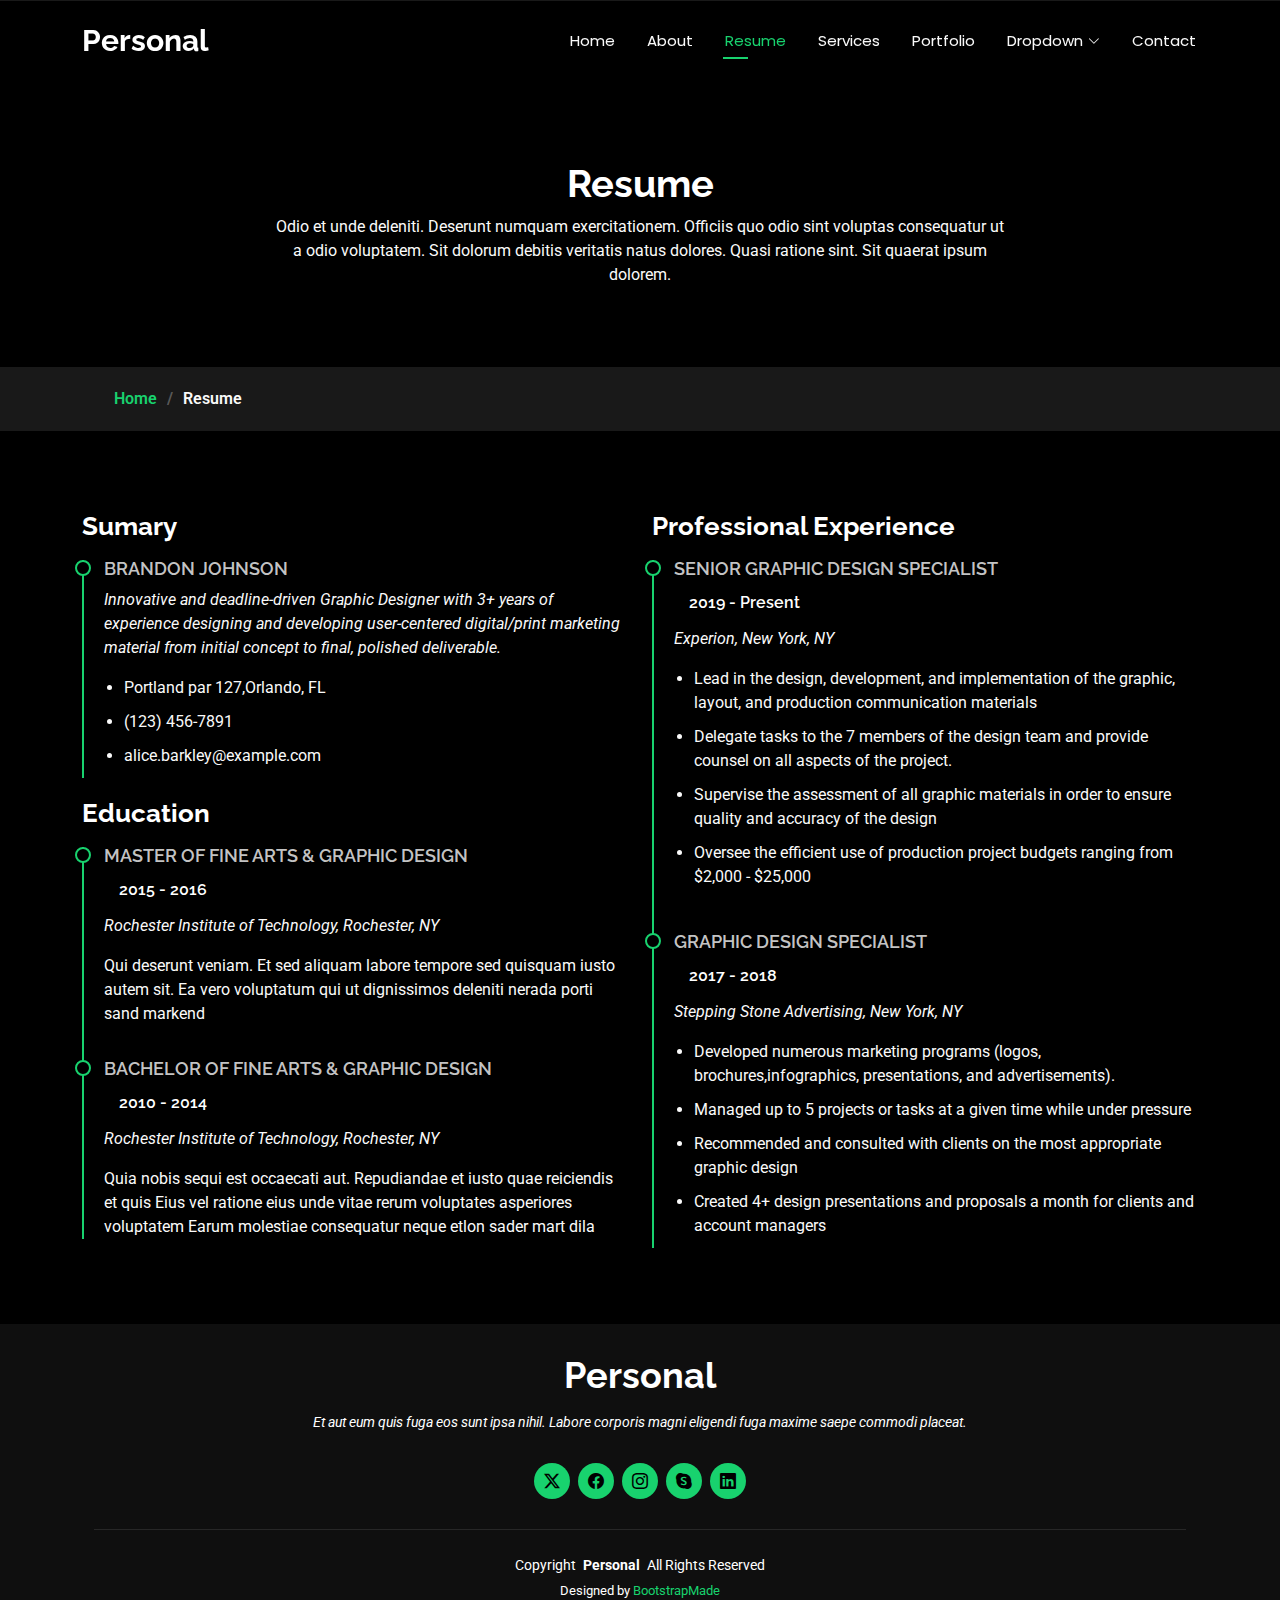
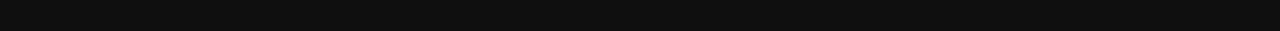
<file: resume.html>
<!DOCTYPE html>
<html lang="en">

<head>
  <meta charset="utf-8">
  <meta content="width=device-width, initial-scale=1.0" name="viewport">
  <title>Resume - Personal Bootstrap Template</title>
  <meta name="description" content="">
  <meta name="keywords" content="">

  <!-- Favicons -->
  <link href="assets/img/favicon.png" rel="icon">
  <link href="assets/img/apple-touch-icon.png" rel="apple-touch-icon">

  <!-- Fonts -->
  <link href="https://fonts.googleapis.com" rel="preconnect">
  <link href="https://fonts.gstatic.com" rel="preconnect" crossorigin>
  <link href="https://fonts.googleapis.com/css2?family=Roboto:ital,wght@0,100;0,300;0,400;0,500;0,700;0,900;1,100;1,300;1,400;1,500;1,700;1,900&family=Poppins:ital,wght@0,100;0,200;0,300;0,400;0,500;0,600;0,700;0,800;0,900;1,100;1,200;1,300;1,400;1,500;1,600;1,700;1,800;1,900&family=Raleway:ital,wght@0,100;0,200;0,300;0,400;0,500;0,600;0,700;0,800;0,900;1,100;1,200;1,300;1,400;1,500;1,600;1,700;1,800;1,900&display=swap" rel="stylesheet">

  <!-- Vendor CSS Files -->
  <link href="assets/vendor/bootstrap/css/bootstrap.min.css" rel="stylesheet">
  <link href="assets/vendor/bootstrap-icons/bootstrap-icons.css" rel="stylesheet">
  <link href="assets/vendor/aos/aos.css" rel="stylesheet">
  <link href="assets/vendor/swiper/swiper-bundle.min.css" rel="stylesheet">
  <link href="assets/vendor/glightbox/css/glightbox.min.css" rel="stylesheet">

  <!-- Main CSS File -->
  <link href="assets/css/main.css" rel="stylesheet">

  <!-- =======================================================
  * Template Name: Personal
  * Template URL: https://bootstrapmade.com/personal-free-resume-bootstrap-template/
  * Updated: Mar 05 2025 with Bootstrap v5.3.3
  * Author: BootstrapMade.com
  * License: https://bootstrapmade.com/license/
  ======================================================== -->
</head>

<body class="resume-page">

  <header id="header" class="header d-flex align-items-center fixed-top">
    <div class="container-fluid container-xl position-relative d-flex align-items-center justify-content-between">

      <a href="index.html" class="logo d-flex align-items-center">
        <!-- Uncomment the line below if you also wish to use an image logo -->
        <!-- <img src="assets/img/logo.webp" alt=""> -->
        <h1 class="sitename">Personal</h1>
      </a>

      <nav id="navmenu" class="navmenu">
        <ul>
          <li><a href="index.html">Home</a></li>
          <li><a href="about.html">About</a></li>
          <li><a href="resume.html" class="active">Resume</a></li>
          <li><a href="services.html">Services</a></li>
          <li><a href="portfolio.html">Portfolio</a></li>
          <li class="dropdown"><a href="#"><span>Dropdown</span> <i class="bi bi-chevron-down toggle-dropdown"></i></a>
            <ul>
              <li><a href="#">Dropdown 1</a></li>
              <li class="dropdown"><a href="#"><span>Deep Dropdown</span> <i class="bi bi-chevron-down toggle-dropdown"></i></a>
                <ul>
                  <li><a href="#">Deep Dropdown 1</a></li>
                  <li><a href="#">Deep Dropdown 2</a></li>
                  <li><a href="#">Deep Dropdown 3</a></li>
                  <li><a href="#">Deep Dropdown 4</a></li>
                  <li><a href="#">Deep Dropdown 5</a></li>
                </ul>
              </li>
              <li><a href="#">Dropdown 2</a></li>
              <li><a href="#">Dropdown 3</a></li>
              <li><a href="#">Dropdown 4</a></li>
            </ul>
          </li>
          <li><a href="contact.html">Contact</a></li>
        </ul>
        <i class="mobile-nav-toggle d-xl-none bi bi-list"></i>
      </nav>

    </div>
  </header>

  <main class="main">

    <!-- Page Title -->
    <div class="page-title" data-aos="fade">
      <div class="heading">
        <div class="container">
          <div class="row d-flex justify-content-center text-center">
            <div class="col-lg-8">
              <h1>Resume</h1>
              <p class="mb-0">Odio et unde deleniti. Deserunt numquam exercitationem. Officiis quo odio sint voluptas consequatur ut a odio voluptatem. Sit dolorum debitis veritatis natus dolores. Quasi ratione sint. Sit quaerat ipsum dolorem.</p>
            </div>
          </div>
        </div>
      </div>
      <nav class="breadcrumbs">
        <div class="container">
          <ol>
            <li><a href="index.html">Home</a></li>
            <li class="current">Resume</li>
          </ol>
        </div>
      </nav>
    </div><!-- End Page Title -->

    <!-- Resume Section -->
    <section id="resume" class="resume section">

      <div class="container">

        <div class="row">

          <div class="col-lg-6" data-aos="fade-up" data-aos-delay="100">
            <h3 class="resume-title">Sumary</h3>

            <div class="resume-item pb-0">
              <h4>Brandon Johnson</h4>
              <p><em>Innovative and deadline-driven Graphic Designer with 3+ years of experience designing and developing user-centered digital/print marketing material from initial concept to final, polished deliverable.</em></p>
              <ul>
                <li>Portland par 127,Orlando, FL</li>
                <li>(123) 456-7891</li>
                <li>alice.barkley@example.com</li>
              </ul>
            </div><!-- Edn Resume Item -->

            <h3 class="resume-title">Education</h3>
            <div class="resume-item">
              <h4>Master of Fine Arts &amp; Graphic Design</h4>
              <h5>2015 - 2016</h5>
              <p><em>Rochester Institute of Technology, Rochester, NY</em></p>
              <p>Qui deserunt veniam. Et sed aliquam labore tempore sed quisquam iusto autem sit. Ea vero voluptatum qui ut dignissimos deleniti nerada porti sand markend</p>
            </div><!-- Edn Resume Item -->

            <div class="resume-item">
              <h4>Bachelor of Fine Arts &amp; Graphic Design</h4>
              <h5>2010 - 2014</h5>
              <p><em>Rochester Institute of Technology, Rochester, NY</em></p>
              <p>Quia nobis sequi est occaecati aut. Repudiandae et iusto quae reiciendis et quis Eius vel ratione eius unde vitae rerum voluptates asperiores voluptatem Earum molestiae consequatur neque etlon sader mart dila</p>
            </div><!-- Edn Resume Item -->

          </div>

          <div class="col-lg-6" data-aos="fade-up" data-aos-delay="200">
            <h3 class="resume-title">Professional Experience</h3>
            <div class="resume-item">
              <h4>Senior graphic design specialist</h4>
              <h5>2019 - Present</h5>
              <p><em>Experion, New York, NY </em></p>
              <ul>
                <li>Lead in the design, development, and implementation of the graphic, layout, and production communication materials</li>
                <li>Delegate tasks to the 7 members of the design team and provide counsel on all aspects of the project. </li>
                <li>Supervise the assessment of all graphic materials in order to ensure quality and accuracy of the design</li>
                <li>Oversee the efficient use of production project budgets ranging from $2,000 - $25,000</li>
              </ul>
            </div><!-- Edn Resume Item -->

            <div class="resume-item">
              <h4>Graphic design specialist</h4>
              <h5>2017 - 2018</h5>
              <p><em>Stepping Stone Advertising, New York, NY</em></p>
              <ul>
                <li>Developed numerous marketing programs (logos, brochures,infographics, presentations, and advertisements).</li>
                <li>Managed up to 5 projects or tasks at a given time while under pressure</li>
                <li>Recommended and consulted with clients on the most appropriate graphic design</li>
                <li>Created 4+ design presentations and proposals a month for clients and account managers</li>
              </ul>
            </div><!-- Edn Resume Item -->

          </div>

        </div>

      </div>

    </section><!-- /Resume Section -->

  </main>

  <footer id="footer" class="footer dark-background">
    <div class="container">
      <h3 class="sitename">Personal</h3>
      <p>Et aut eum quis fuga eos sunt ipsa nihil. Labore corporis magni eligendi fuga maxime saepe commodi placeat.</p>
      <div class="social-links d-flex justify-content-center">
        <a href=""><i class="bi bi-twitter-x"></i></a>
        <a href=""><i class="bi bi-facebook"></i></a>
        <a href=""><i class="bi bi-instagram"></i></a>
        <a href=""><i class="bi bi-skype"></i></a>
        <a href=""><i class="bi bi-linkedin"></i></a>
      </div>
      <div class="container">
        <div class="copyright">
          <span>Copyright</span> <strong class="px-1 sitename">Personal</strong> <span>All Rights Reserved</span>
        </div>
        <div class="credits">
          <!-- All the links in the footer should remain intact. -->
          <!-- You can delete the links only if you've purchased the pro version. -->
          <!-- Licensing information: https://bootstrapmade.com/license/ -->
          <!-- Purchase the pro version with working PHP/AJAX contact form: [buy-url] -->
          Designed by <a href="https://bootstrapmade.com/">BootstrapMade</a>
        </div>
      </div>
    </div>
  </footer>

  <!-- Scroll Top -->
  <a href="#" id="scroll-top" class="scroll-top d-flex align-items-center justify-content-center"><i class="bi bi-arrow-up-short"></i></a>

  <!-- Preloader -->
  <div id="preloader"></div>

  <!-- Vendor JS Files -->
  <script src="assets/vendor/bootstrap/js/bootstrap.bundle.min.js"></script>
  <script src="assets/vendor/php-email-form/validate.js"></script>
  <script src="assets/vendor/aos/aos.js"></script>
  <script src="assets/vendor/typed.js/typed.umd.js"></script>
  <script src="assets/vendor/purecounter/purecounter_vanilla.js"></script>
  <script src="assets/vendor/waypoints/noframework.waypoints.js"></script>
  <script src="assets/vendor/swiper/swiper-bundle.min.js"></script>
  <script src="assets/vendor/glightbox/js/glightbox.min.js"></script>
  <script src="assets/vendor/imagesloaded/imagesloaded.pkgd.min.js"></script>
  <script src="assets/vendor/isotope-layout/isotope.pkgd.min.js"></script>

  <!-- Main JS File -->
  <script src="assets/js/main.js"></script>

</body>

</html>
</file>
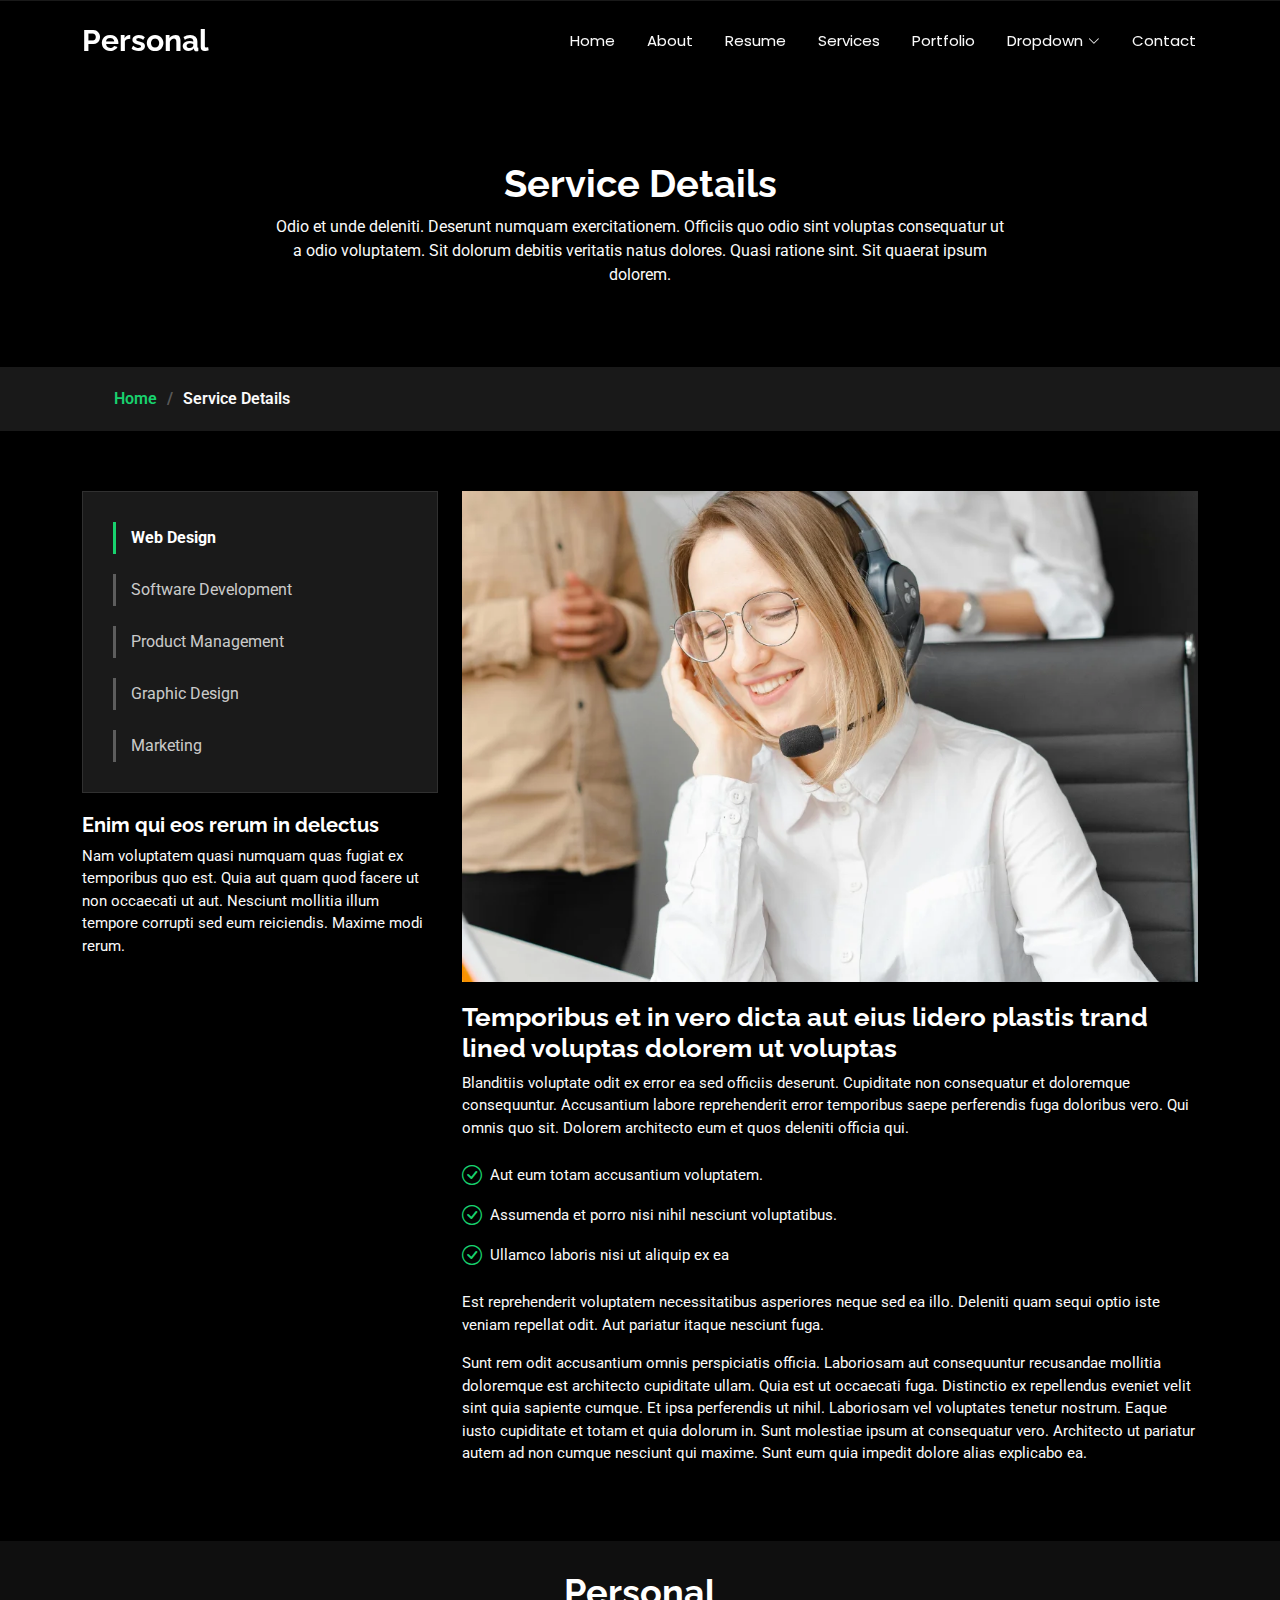
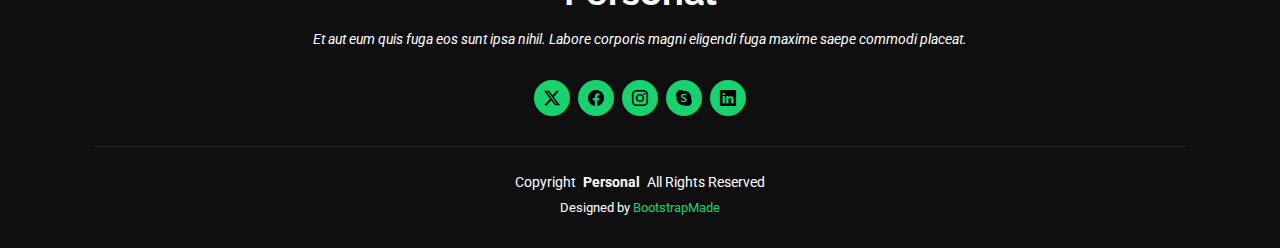
<file: service-details.html>
<!DOCTYPE html>
<html lang="en">

<head>
  <meta charset="utf-8">
  <meta content="width=device-width, initial-scale=1.0" name="viewport">
  <title>Service Details - Personal Bootstrap Template</title>
  <meta name="description" content="">
  <meta name="keywords" content="">

  <!-- Favicons -->
  <link href="assets/img/favicon.png" rel="icon">
  <link href="assets/img/apple-touch-icon.png" rel="apple-touch-icon">

  <!-- Fonts -->
  <link href="https://fonts.googleapis.com" rel="preconnect">
  <link href="https://fonts.gstatic.com" rel="preconnect" crossorigin>
  <link href="https://fonts.googleapis.com/css2?family=Roboto:ital,wght@0,100;0,300;0,400;0,500;0,700;0,900;1,100;1,300;1,400;1,500;1,700;1,900&family=Poppins:ital,wght@0,100;0,200;0,300;0,400;0,500;0,600;0,700;0,800;0,900;1,100;1,200;1,300;1,400;1,500;1,600;1,700;1,800;1,900&family=Raleway:ital,wght@0,100;0,200;0,300;0,400;0,500;0,600;0,700;0,800;0,900;1,100;1,200;1,300;1,400;1,500;1,600;1,700;1,800;1,900&display=swap" rel="stylesheet">

  <!-- Vendor CSS Files -->
  <link href="assets/vendor/bootstrap/css/bootstrap.min.css" rel="stylesheet">
  <link href="assets/vendor/bootstrap-icons/bootstrap-icons.css" rel="stylesheet">
  <link href="assets/vendor/aos/aos.css" rel="stylesheet">
  <link href="assets/vendor/swiper/swiper-bundle.min.css" rel="stylesheet">
  <link href="assets/vendor/glightbox/css/glightbox.min.css" rel="stylesheet">

  <!-- Main CSS File -->
  <link href="assets/css/main.css" rel="stylesheet">

  <!-- =======================================================
  * Template Name: Personal
  * Template URL: https://bootstrapmade.com/personal-free-resume-bootstrap-template/
  * Updated: Mar 05 2025 with Bootstrap v5.3.3
  * Author: BootstrapMade.com
  * License: https://bootstrapmade.com/license/
  ======================================================== -->
</head>

<body class="service-details-page">

  <header id="header" class="header d-flex align-items-center fixed-top">
    <div class="container-fluid container-xl position-relative d-flex align-items-center justify-content-between">

      <a href="index.html" class="logo d-flex align-items-center">
        <!-- Uncomment the line below if you also wish to use an image logo -->
        <!-- <img src="assets/img/logo.webp" alt=""> -->
        <h1 class="sitename">Personal</h1>
      </a>

      <nav id="navmenu" class="navmenu">
        <ul>
          <li><a href="index.html">Home</a></li>
          <li><a href="about.html">About</a></li>
          <li><a href="resume.html">Resume</a></li>
          <li><a href="services.html">Services</a></li>
          <li><a href="portfolio.html">Portfolio</a></li>
          <li class="dropdown"><a href="#"><span>Dropdown</span> <i class="bi bi-chevron-down toggle-dropdown"></i></a>
            <ul>
              <li><a href="#">Dropdown 1</a></li>
              <li class="dropdown"><a href="#"><span>Deep Dropdown</span> <i class="bi bi-chevron-down toggle-dropdown"></i></a>
                <ul>
                  <li><a href="#">Deep Dropdown 1</a></li>
                  <li><a href="#">Deep Dropdown 2</a></li>
                  <li><a href="#">Deep Dropdown 3</a></li>
                  <li><a href="#">Deep Dropdown 4</a></li>
                  <li><a href="#">Deep Dropdown 5</a></li>
                </ul>
              </li>
              <li><a href="#">Dropdown 2</a></li>
              <li><a href="#">Dropdown 3</a></li>
              <li><a href="#">Dropdown 4</a></li>
            </ul>
          </li>
          <li><a href="contact.html">Contact</a></li>
        </ul>
        <i class="mobile-nav-toggle d-xl-none bi bi-list"></i>
      </nav>

    </div>
  </header>

  <main class="main">

    <!-- Page Title -->
    <div class="page-title" data-aos="fade">
      <div class="heading">
        <div class="container">
          <div class="row d-flex justify-content-center text-center">
            <div class="col-lg-8">
              <h1>Service Details</h1>
              <p class="mb-0">Odio et unde deleniti. Deserunt numquam exercitationem. Officiis quo odio sint voluptas consequatur ut a odio voluptatem. Sit dolorum debitis veritatis natus dolores. Quasi ratione sint. Sit quaerat ipsum dolorem.</p>
            </div>
          </div>
        </div>
      </div>
      <nav class="breadcrumbs">
        <div class="container">
          <ol>
            <li><a href="index.html">Home</a></li>
            <li class="current">Service Details</li>
          </ol>
        </div>
      </nav>
    </div><!-- End Page Title -->

    <!-- Service Details Section -->
    <section id="service-details" class="service-details section">

      <div class="container">

        <div class="row gy-4">

          <div class="col-lg-4" data-aos="fade-up" data-aos-delay="100">
            <div class="services-list">
              <a href="#" class="active">Web Design</a>
              <a href="#">Software Development</a>
              <a href="#">Product Management</a>
              <a href="#">Graphic Design</a>
              <a href="#">Marketing</a>
            </div>

            <h4>Enim qui eos rerum in delectus</h4>
            <p>Nam voluptatem quasi numquam quas fugiat ex temporibus quo est. Quia aut quam quod facere ut non occaecati ut aut. Nesciunt mollitia illum tempore corrupti sed eum reiciendis. Maxime modi rerum.</p>
          </div>

          <div class="col-lg-8" data-aos="fade-up" data-aos-delay="200">
            <img src="assets/img/services/services-4.webp" alt="" class="img-fluid services-img">
            <h3>Temporibus et in vero dicta aut eius lidero plastis trand lined voluptas dolorem ut voluptas</h3>
            <p>
              Blanditiis voluptate odit ex error ea sed officiis deserunt. Cupiditate non consequatur et doloremque consequuntur. Accusantium labore reprehenderit error temporibus saepe perferendis fuga doloribus vero. Qui omnis quo sit. Dolorem architecto eum et quos deleniti officia qui.
            </p>
            <ul>
              <li><i class="bi bi-check-circle"></i> <span>Aut eum totam accusantium voluptatem.</span></li>
              <li><i class="bi bi-check-circle"></i> <span>Assumenda et porro nisi nihil nesciunt voluptatibus.</span></li>
              <li><i class="bi bi-check-circle"></i> <span>Ullamco laboris nisi ut aliquip ex ea</span></li>
            </ul>
            <p>
              Est reprehenderit voluptatem necessitatibus asperiores neque sed ea illo. Deleniti quam sequi optio iste veniam repellat odit. Aut pariatur itaque nesciunt fuga.
            </p>
            <p>
              Sunt rem odit accusantium omnis perspiciatis officia. Laboriosam aut consequuntur recusandae mollitia doloremque est architecto cupiditate ullam. Quia est ut occaecati fuga. Distinctio ex repellendus eveniet velit sint quia sapiente cumque. Et ipsa perferendis ut nihil. Laboriosam vel voluptates tenetur nostrum. Eaque iusto cupiditate et totam et quia dolorum in. Sunt molestiae ipsum at consequatur vero. Architecto ut pariatur autem ad non cumque nesciunt qui maxime. Sunt eum quia impedit dolore alias explicabo ea.
            </p>
          </div>

        </div>

      </div>

    </section><!-- /Service Details Section -->

  </main>

  <footer id="footer" class="footer dark-background">
    <div class="container">
      <h3 class="sitename">Personal</h3>
      <p>Et aut eum quis fuga eos sunt ipsa nihil. Labore corporis magni eligendi fuga maxime saepe commodi placeat.</p>
      <div class="social-links d-flex justify-content-center">
        <a href=""><i class="bi bi-twitter-x"></i></a>
        <a href=""><i class="bi bi-facebook"></i></a>
        <a href=""><i class="bi bi-instagram"></i></a>
        <a href=""><i class="bi bi-skype"></i></a>
        <a href=""><i class="bi bi-linkedin"></i></a>
      </div>
      <div class="container">
        <div class="copyright">
          <span>Copyright</span> <strong class="px-1 sitename">Personal</strong> <span>All Rights Reserved</span>
        </div>
        <div class="credits">
          <!-- All the links in the footer should remain intact. -->
          <!-- You can delete the links only if you've purchased the pro version. -->
          <!-- Licensing information: https://bootstrapmade.com/license/ -->
          <!-- Purchase the pro version with working PHP/AJAX contact form: [buy-url] -->
          Designed by <a href="https://bootstrapmade.com/">BootstrapMade</a>
        </div>
      </div>
    </div>
  </footer>

  <!-- Scroll Top -->
  <a href="#" id="scroll-top" class="scroll-top d-flex align-items-center justify-content-center"><i class="bi bi-arrow-up-short"></i></a>

  <!-- Preloader -->
  <div id="preloader"></div>

  <!-- Vendor JS Files -->
  <script src="assets/vendor/bootstrap/js/bootstrap.bundle.min.js"></script>
  <script src="assets/vendor/php-email-form/validate.js"></script>
  <script src="assets/vendor/aos/aos.js"></script>
  <script src="assets/vendor/typed.js/typed.umd.js"></script>
  <script src="assets/vendor/purecounter/purecounter_vanilla.js"></script>
  <script src="assets/vendor/waypoints/noframework.waypoints.js"></script>
  <script src="assets/vendor/swiper/swiper-bundle.min.js"></script>
  <script src="assets/vendor/glightbox/js/glightbox.min.js"></script>
  <script src="assets/vendor/imagesloaded/imagesloaded.pkgd.min.js"></script>
  <script src="assets/vendor/isotope-layout/isotope.pkgd.min.js"></script>

  <!-- Main JS File -->
  <script src="assets/js/main.js"></script>

</body>

</html>
</file>
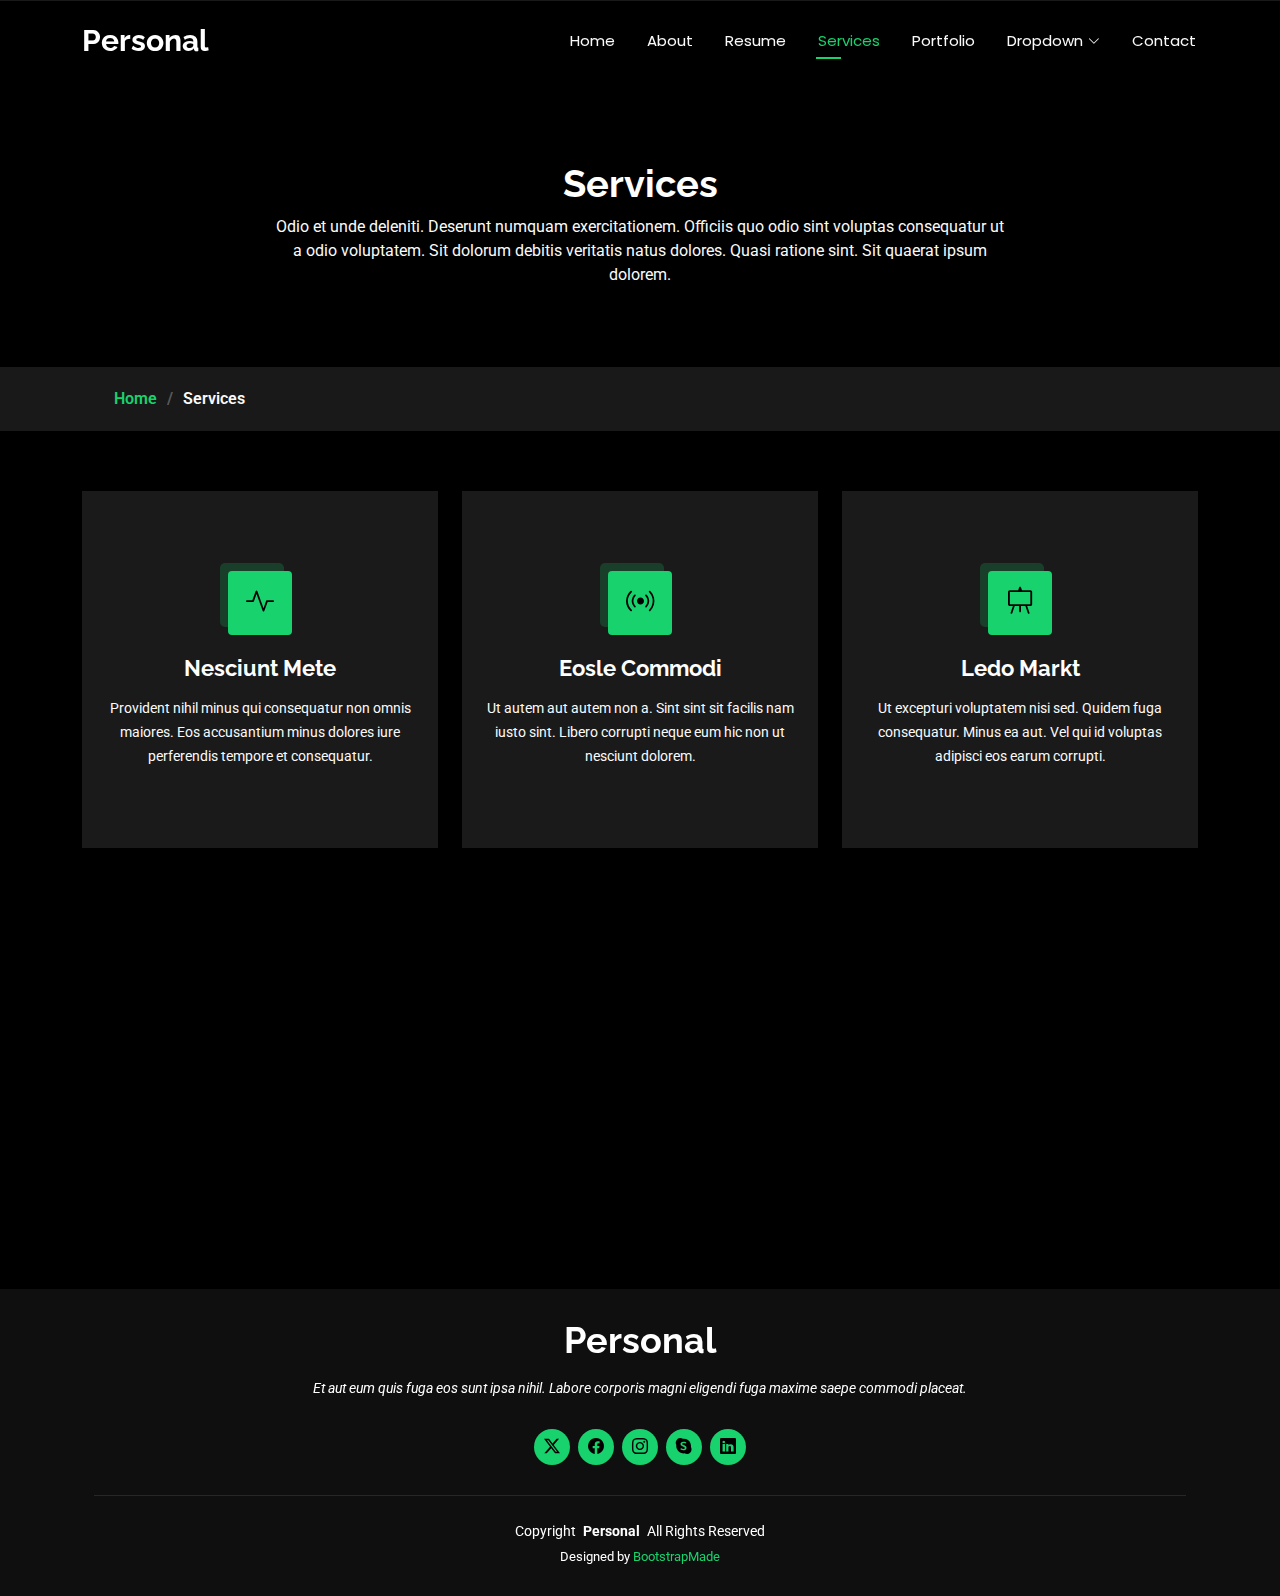
<file: services.html>
<!DOCTYPE html>
<html lang="en">

<head>
  <meta charset="utf-8">
  <meta content="width=device-width, initial-scale=1.0" name="viewport">
  <title>Services - Personal Bootstrap Template</title>
  <meta name="description" content="">
  <meta name="keywords" content="">

  <!-- Favicons -->
  <link href="assets/img/favicon.png" rel="icon">
  <link href="assets/img/apple-touch-icon.png" rel="apple-touch-icon">

  <!-- Fonts -->
  <link href="https://fonts.googleapis.com" rel="preconnect">
  <link href="https://fonts.gstatic.com" rel="preconnect" crossorigin>
  <link href="https://fonts.googleapis.com/css2?family=Roboto:ital,wght@0,100;0,300;0,400;0,500;0,700;0,900;1,100;1,300;1,400;1,500;1,700;1,900&family=Poppins:ital,wght@0,100;0,200;0,300;0,400;0,500;0,600;0,700;0,800;0,900;1,100;1,200;1,300;1,400;1,500;1,600;1,700;1,800;1,900&family=Raleway:ital,wght@0,100;0,200;0,300;0,400;0,500;0,600;0,700;0,800;0,900;1,100;1,200;1,300;1,400;1,500;1,600;1,700;1,800;1,900&display=swap" rel="stylesheet">

  <!-- Vendor CSS Files -->
  <link href="assets/vendor/bootstrap/css/bootstrap.min.css" rel="stylesheet">
  <link href="assets/vendor/bootstrap-icons/bootstrap-icons.css" rel="stylesheet">
  <link href="assets/vendor/aos/aos.css" rel="stylesheet">
  <link href="assets/vendor/swiper/swiper-bundle.min.css" rel="stylesheet">
  <link href="assets/vendor/glightbox/css/glightbox.min.css" rel="stylesheet">

  <!-- Main CSS File -->
  <link href="assets/css/main.css" rel="stylesheet">

  <!-- =======================================================
  * Template Name: Personal
  * Template URL: https://bootstrapmade.com/personal-free-resume-bootstrap-template/
  * Updated: Mar 05 2025 with Bootstrap v5.3.3
  * Author: BootstrapMade.com
  * License: https://bootstrapmade.com/license/
  ======================================================== -->
</head>

<body class="services-page">

  <header id="header" class="header d-flex align-items-center fixed-top">
    <div class="container-fluid container-xl position-relative d-flex align-items-center justify-content-between">

      <a href="index.html" class="logo d-flex align-items-center">
        <!-- Uncomment the line below if you also wish to use an image logo -->
        <!-- <img src="assets/img/logo.webp" alt=""> -->
        <h1 class="sitename">Personal</h1>
      </a>

      <nav id="navmenu" class="navmenu">
        <ul>
          <li><a href="index.html">Home</a></li>
          <li><a href="about.html">About</a></li>
          <li><a href="resume.html">Resume</a></li>
          <li><a href="services.html" class="active">Services</a></li>
          <li><a href="portfolio.html">Portfolio</a></li>
          <li class="dropdown"><a href="#"><span>Dropdown</span> <i class="bi bi-chevron-down toggle-dropdown"></i></a>
            <ul>
              <li><a href="#">Dropdown 1</a></li>
              <li class="dropdown"><a href="#"><span>Deep Dropdown</span> <i class="bi bi-chevron-down toggle-dropdown"></i></a>
                <ul>
                  <li><a href="#">Deep Dropdown 1</a></li>
                  <li><a href="#">Deep Dropdown 2</a></li>
                  <li><a href="#">Deep Dropdown 3</a></li>
                  <li><a href="#">Deep Dropdown 4</a></li>
                  <li><a href="#">Deep Dropdown 5</a></li>
                </ul>
              </li>
              <li><a href="#">Dropdown 2</a></li>
              <li><a href="#">Dropdown 3</a></li>
              <li><a href="#">Dropdown 4</a></li>
            </ul>
          </li>
          <li><a href="contact.html">Contact</a></li>
        </ul>
        <i class="mobile-nav-toggle d-xl-none bi bi-list"></i>
      </nav>

    </div>
  </header>

  <main class="main">

    <!-- Page Title -->
    <div class="page-title" data-aos="fade">
      <div class="heading">
        <div class="container">
          <div class="row d-flex justify-content-center text-center">
            <div class="col-lg-8">
              <h1>Services</h1>
              <p class="mb-0">Odio et unde deleniti. Deserunt numquam exercitationem. Officiis quo odio sint voluptas consequatur ut a odio voluptatem. Sit dolorum debitis veritatis natus dolores. Quasi ratione sint. Sit quaerat ipsum dolorem.</p>
            </div>
          </div>
        </div>
      </div>
      <nav class="breadcrumbs">
        <div class="container">
          <ol>
            <li><a href="index.html">Home</a></li>
            <li class="current">Services</li>
          </ol>
        </div>
      </nav>
    </div><!-- End Page Title -->

    <!-- Services Section -->
    <section id="services" class="services section">

      <div class="container">

        <div class="row gy-4">

          <div class="col-lg-4 col-md-6" data-aos="fade-up" data-aos-delay="100">
            <div class="service-item  position-relative">
              <div class="icon">
                <i class="bi bi-activity"></i>
              </div>
              <a href="service-details.html" class="stretched-link">
                <h3>Nesciunt Mete</h3>
              </a>
              <p>Provident nihil minus qui consequatur non omnis maiores. Eos accusantium minus dolores iure perferendis tempore et consequatur.</p>
            </div>
          </div><!-- End Service Item -->

          <div class="col-lg-4 col-md-6" data-aos="fade-up" data-aos-delay="200">
            <div class="service-item position-relative">
              <div class="icon">
                <i class="bi bi-broadcast"></i>
              </div>
              <a href="service-details.html" class="stretched-link">
                <h3>Eosle Commodi</h3>
              </a>
              <p>Ut autem aut autem non a. Sint sint sit facilis nam iusto sint. Libero corrupti neque eum hic non ut nesciunt dolorem.</p>
            </div>
          </div><!-- End Service Item -->

          <div class="col-lg-4 col-md-6" data-aos="fade-up" data-aos-delay="300">
            <div class="service-item position-relative">
              <div class="icon">
                <i class="bi bi-easel"></i>
              </div>
              <a href="service-details.html" class="stretched-link">
                <h3>Ledo Markt</h3>
              </a>
              <p>Ut excepturi voluptatem nisi sed. Quidem fuga consequatur. Minus ea aut. Vel qui id voluptas adipisci eos earum corrupti.</p>
            </div>
          </div><!-- End Service Item -->

          <div class="col-lg-4 col-md-6" data-aos="fade-up" data-aos-delay="400">
            <div class="service-item position-relative">
              <div class="icon">
                <i class="bi bi-bounding-box-circles"></i>
              </div>
              <a href="service-details.html" class="stretched-link">
                <h3>Asperiores Commodit</h3>
              </a>
              <p>Non et temporibus minus omnis sed dolor esse consequatur. Cupiditate sed error ea fuga sit provident adipisci neque.</p>
              <a href="service-details.html" class="stretched-link"></a>
            </div>
          </div><!-- End Service Item -->

          <div class="col-lg-4 col-md-6" data-aos="fade-up" data-aos-delay="500">
            <div class="service-item position-relative">
              <div class="icon">
                <i class="bi bi-calendar4-week"></i>
              </div>
              <a href="service-details.html" class="stretched-link">
                <h3>Velit Doloremque</h3>
              </a>
              <p>Cumque et suscipit saepe. Est maiores autem enim facilis ut aut ipsam corporis aut. Sed animi at autem alias eius labore.</p>
              <a href="service-details.html" class="stretched-link"></a>
            </div>
          </div><!-- End Service Item -->

          <div class="col-lg-4 col-md-6" data-aos="fade-up" data-aos-delay="600">
            <div class="service-item position-relative">
              <div class="icon">
                <i class="bi bi-chat-square-text"></i>
              </div>
              <a href="service-details.html" class="stretched-link">
                <h3>Dolori Architecto</h3>
              </a>
              <p>Hic molestias ea quibusdam eos. Fugiat enim doloremque aut neque non et debitis iure. Corrupti recusandae ducimus enim.</p>
              <a href="service-details.html" class="stretched-link"></a>
            </div>
          </div><!-- End Service Item -->

        </div>

      </div>

    </section><!-- /Services Section -->

  </main>

  <footer id="footer" class="footer dark-background">
    <div class="container">
      <h3 class="sitename">Personal</h3>
      <p>Et aut eum quis fuga eos sunt ipsa nihil. Labore corporis magni eligendi fuga maxime saepe commodi placeat.</p>
      <div class="social-links d-flex justify-content-center">
        <a href=""><i class="bi bi-twitter-x"></i></a>
        <a href=""><i class="bi bi-facebook"></i></a>
        <a href=""><i class="bi bi-instagram"></i></a>
        <a href=""><i class="bi bi-skype"></i></a>
        <a href=""><i class="bi bi-linkedin"></i></a>
      </div>
      <div class="container">
        <div class="copyright">
          <span>Copyright</span> <strong class="px-1 sitename">Personal</strong> <span>All Rights Reserved</span>
        </div>
        <div class="credits">
          <!-- All the links in the footer should remain intact. -->
          <!-- You can delete the links only if you've purchased the pro version. -->
          <!-- Licensing information: https://bootstrapmade.com/license/ -->
          <!-- Purchase the pro version with working PHP/AJAX contact form: [buy-url] -->
          Designed by <a href="https://bootstrapmade.com/">BootstrapMade</a>
        </div>
      </div>
    </div>
  </footer>

  <!-- Scroll Top -->
  <a href="#" id="scroll-top" class="scroll-top d-flex align-items-center justify-content-center"><i class="bi bi-arrow-up-short"></i></a>

  <!-- Preloader -->
  <div id="preloader"></div>

  <!-- Vendor JS Files -->
  <script src="assets/vendor/bootstrap/js/bootstrap.bundle.min.js"></script>
  <script src="assets/vendor/php-email-form/validate.js"></script>
  <script src="assets/vendor/aos/aos.js"></script>
  <script src="assets/vendor/typed.js/typed.umd.js"></script>
  <script src="assets/vendor/purecounter/purecounter_vanilla.js"></script>
  <script src="assets/vendor/waypoints/noframework.waypoints.js"></script>
  <script src="assets/vendor/swiper/swiper-bundle.min.js"></script>
  <script src="assets/vendor/glightbox/js/glightbox.min.js"></script>
  <script src="assets/vendor/imagesloaded/imagesloaded.pkgd.min.js"></script>
  <script src="assets/vendor/isotope-layout/isotope.pkgd.min.js"></script>

  <!-- Main JS File -->
  <script src="assets/js/main.js"></script>

</body>

</html>
</file>
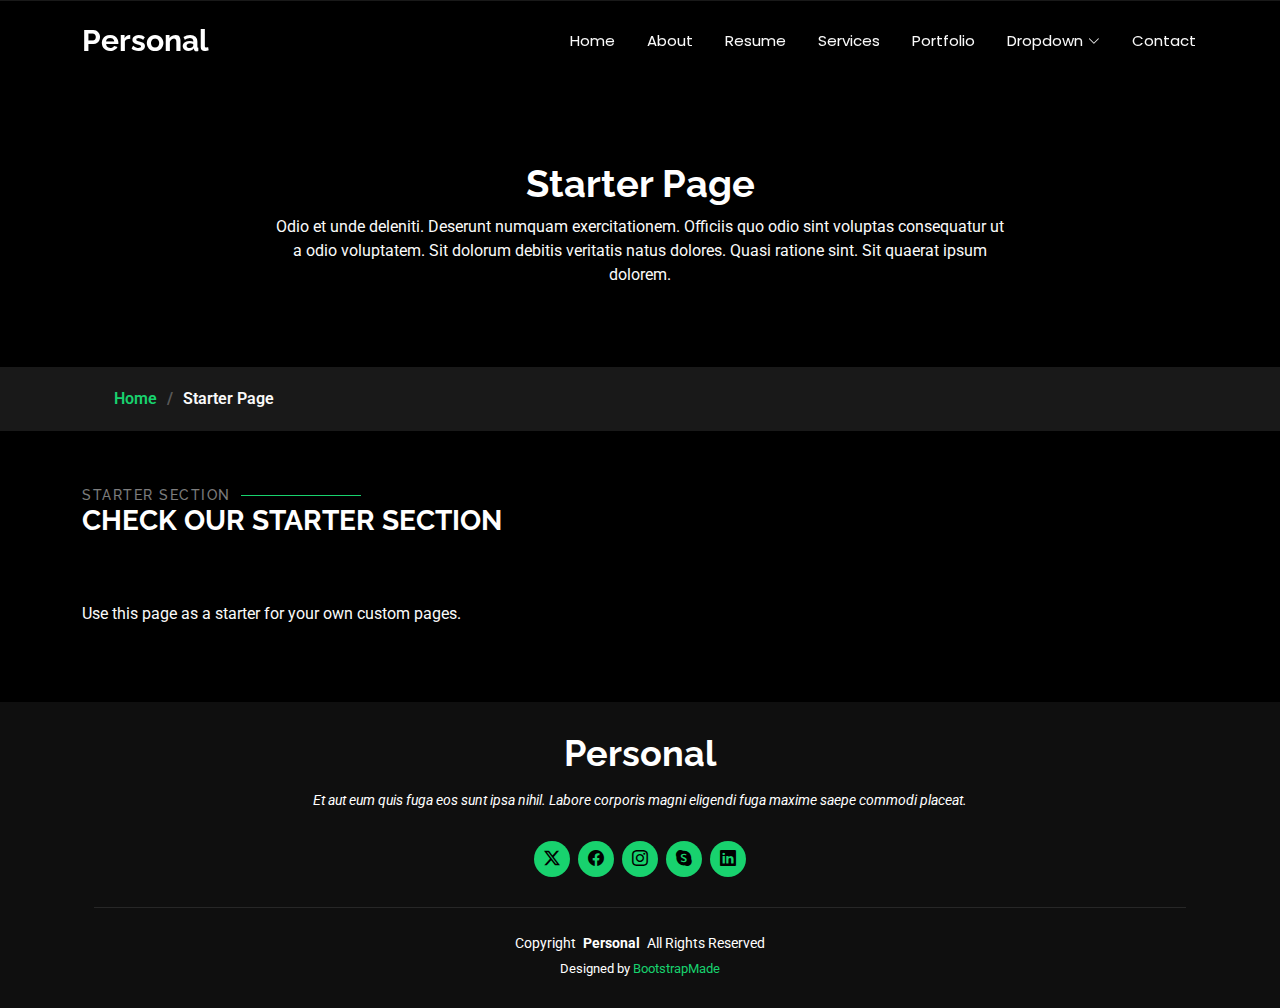
<file: starter-page.html>
<!DOCTYPE html>
<html lang="en">

<head>
  <meta charset="utf-8">
  <meta content="width=device-width, initial-scale=1.0" name="viewport">
  <title>Starter Page - Personal Bootstrap Template</title>
  <meta name="description" content="">
  <meta name="keywords" content="">

  <!-- Favicons -->
  <link href="assets/img/favicon.png" rel="icon">
  <link href="assets/img/apple-touch-icon.png" rel="apple-touch-icon">

  <!-- Fonts -->
  <link href="https://fonts.googleapis.com" rel="preconnect">
  <link href="https://fonts.gstatic.com" rel="preconnect" crossorigin>
  <link href="https://fonts.googleapis.com/css2?family=Roboto:ital,wght@0,100;0,300;0,400;0,500;0,700;0,900;1,100;1,300;1,400;1,500;1,700;1,900&family=Poppins:ital,wght@0,100;0,200;0,300;0,400;0,500;0,600;0,700;0,800;0,900;1,100;1,200;1,300;1,400;1,500;1,600;1,700;1,800;1,900&family=Raleway:ital,wght@0,100;0,200;0,300;0,400;0,500;0,600;0,700;0,800;0,900;1,100;1,200;1,300;1,400;1,500;1,600;1,700;1,800;1,900&display=swap" rel="stylesheet">

  <!-- Vendor CSS Files -->
  <link href="assets/vendor/bootstrap/css/bootstrap.min.css" rel="stylesheet">
  <link href="assets/vendor/bootstrap-icons/bootstrap-icons.css" rel="stylesheet">
  <link href="assets/vendor/aos/aos.css" rel="stylesheet">
  <link href="assets/vendor/swiper/swiper-bundle.min.css" rel="stylesheet">
  <link href="assets/vendor/glightbox/css/glightbox.min.css" rel="stylesheet">

  <!-- Main CSS File -->
  <link href="assets/css/main.css" rel="stylesheet">

  <!-- =======================================================
  * Template Name: Personal
  * Template URL: https://bootstrapmade.com/personal-free-resume-bootstrap-template/
  * Updated: Mar 05 2025 with Bootstrap v5.3.3
  * Author: BootstrapMade.com
  * License: https://bootstrapmade.com/license/
  ======================================================== -->
</head>

<body class="starter-page-page">

  <header id="header" class="header d-flex align-items-center fixed-top">
    <div class="container-fluid container-xl position-relative d-flex align-items-center justify-content-between">

      <a href="index.html" class="logo d-flex align-items-center">
        <!-- Uncomment the line below if you also wish to use an image logo -->
        <!-- <img src="assets/img/logo.webp" alt=""> -->
        <h1 class="sitename">Personal</h1>
      </a>

      <nav id="navmenu" class="navmenu">
        <ul>
          <li><a href="index.html">Home</a></li>
          <li><a href="about.html">About</a></li>
          <li><a href="resume.html">Resume</a></li>
          <li><a href="services.html">Services</a></li>
          <li><a href="portfolio.html">Portfolio</a></li>
          <li class="dropdown"><a href="#"><span>Dropdown</span> <i class="bi bi-chevron-down toggle-dropdown"></i></a>
            <ul>
              <li><a href="#">Dropdown 1</a></li>
              <li class="dropdown"><a href="#"><span>Deep Dropdown</span> <i class="bi bi-chevron-down toggle-dropdown"></i></a>
                <ul>
                  <li><a href="#">Deep Dropdown 1</a></li>
                  <li><a href="#">Deep Dropdown 2</a></li>
                  <li><a href="#">Deep Dropdown 3</a></li>
                  <li><a href="#">Deep Dropdown 4</a></li>
                  <li><a href="#">Deep Dropdown 5</a></li>
                </ul>
              </li>
              <li><a href="#">Dropdown 2</a></li>
              <li><a href="#">Dropdown 3</a></li>
              <li><a href="#">Dropdown 4</a></li>
            </ul>
          </li>
          <li><a href="contact.html">Contact</a></li>
        </ul>
        <i class="mobile-nav-toggle d-xl-none bi bi-list"></i>
      </nav>

    </div>
  </header>

  <main class="main">

    <!-- Page Title -->
    <div class="page-title" data-aos="fade">
      <div class="heading">
        <div class="container">
          <div class="row d-flex justify-content-center text-center">
            <div class="col-lg-8">
              <h1>Starter Page</h1>
              <p class="mb-0">Odio et unde deleniti. Deserunt numquam exercitationem. Officiis quo odio sint voluptas consequatur ut a odio voluptatem. Sit dolorum debitis veritatis natus dolores. Quasi ratione sint. Sit quaerat ipsum dolorem.</p>
            </div>
          </div>
        </div>
      </div>
      <nav class="breadcrumbs">
        <div class="container">
          <ol>
            <li><a href="index.html">Home</a></li>
            <li class="current">Starter Page</li>
          </ol>
        </div>
      </nav>
    </div><!-- End Page Title -->

    <!-- Starter Section Section -->
    <section id="starter-section" class="starter-section section">

      <!-- Section Title -->
      <div class="container section-title" data-aos="fade-up">
        <h2>Starter Section</h2>
        <div><span>Check Our</span> <span class="description-title">Starter Section</span></div>
      </div><!-- End Section Title -->

      <div class="container" data-aos="fade-up">
        <p>Use this page as a starter for your own custom pages.</p>
      </div>

    </section><!-- /Starter Section Section -->

  </main>

  <footer id="footer" class="footer dark-background">
    <div class="container">
      <h3 class="sitename">Personal</h3>
      <p>Et aut eum quis fuga eos sunt ipsa nihil. Labore corporis magni eligendi fuga maxime saepe commodi placeat.</p>
      <div class="social-links d-flex justify-content-center">
        <a href=""><i class="bi bi-twitter-x"></i></a>
        <a href=""><i class="bi bi-facebook"></i></a>
        <a href=""><i class="bi bi-instagram"></i></a>
        <a href=""><i class="bi bi-skype"></i></a>
        <a href=""><i class="bi bi-linkedin"></i></a>
      </div>
      <div class="container">
        <div class="copyright">
          <span>Copyright</span> <strong class="px-1 sitename">Personal</strong> <span>All Rights Reserved</span>
        </div>
        <div class="credits">
          <!-- All the links in the footer should remain intact. -->
          <!-- You can delete the links only if you've purchased the pro version. -->
          <!-- Licensing information: https://bootstrapmade.com/license/ -->
          <!-- Purchase the pro version with working PHP/AJAX contact form: [buy-url] -->
          Designed by <a href="https://bootstrapmade.com/">BootstrapMade</a>
        </div>
      </div>
    </div>
  </footer>

  <!-- Scroll Top -->
  <a href="#" id="scroll-top" class="scroll-top d-flex align-items-center justify-content-center"><i class="bi bi-arrow-up-short"></i></a>

  <!-- Preloader -->
  <div id="preloader"></div>

  <!-- Vendor JS Files -->
  <script src="assets/vendor/bootstrap/js/bootstrap.bundle.min.js"></script>
  <script src="assets/vendor/php-email-form/validate.js"></script>
  <script src="assets/vendor/aos/aos.js"></script>
  <script src="assets/vendor/typed.js/typed.umd.js"></script>
  <script src="assets/vendor/purecounter/purecounter_vanilla.js"></script>
  <script src="assets/vendor/waypoints/noframework.waypoints.js"></script>
  <script src="assets/vendor/swiper/swiper-bundle.min.js"></script>
  <script src="assets/vendor/glightbox/js/glightbox.min.js"></script>
  <script src="assets/vendor/imagesloaded/imagesloaded.pkgd.min.js"></script>
  <script src="assets/vendor/isotope-layout/isotope.pkgd.min.js"></script>

  <!-- Main JS File -->
  <script src="assets/js/main.js"></script>

</body>

</html>
</file>
<file: assets/css/main.css>
/**
* Template Name: Personal
* Template URL: https://bootstrapmade.com/personal-free-resume-bootstrap-template/
* Updated: Mar 05 2025 with Bootstrap v5.3.3
* Author: BootstrapMade.com
* License: https://bootstrapmade.com/license/
*/

/*--------------------------------------------------------------
# Font & Color Variables
# Help: https://bootstrapmade.com/color-system/
--------------------------------------------------------------*/
/* Fonts */
:root {
  --default-font: "Roboto",  system-ui, -apple-system, "Segoe UI", Roboto, "Helvetica Neue", Arial, "Noto Sans", "Liberation Sans", sans-serif, "Apple Color Emoji", "Segoe UI Emoji", "Segoe UI Symbol", "Noto Color Emoji";
  --heading-font: "Raleway",  sans-serif;
  --nav-font: "Poppins",  sans-serif;
}

/* Global Colors - The following color variables are used throughout the website. Updating them here will change the color scheme of the entire website */
:root { 
  --background-color: #000000; /* Background color for the entire website, including individual sections */
  --default-color: #fafafa; /* Default color used for the majority of the text content across the entire website */
  --heading-color: #ffffff; /* Color for headings, subheadings and title throughout the website */
  --accent-color: #18d26e; /* Accent color that represents your brand on the website. It's used for buttons, links, and other elements that need to stand out */
  --surface-color: #1a1a1a; /* The surface color is used as a background of boxed elements within sections, such as cards, icon boxes, or other elements that require a visual separation from the global background. */
  --contrast-color: #000000; /* Contrast color for text, ensuring readability against backgrounds of accent, heading, or default colors. */
}

/* Nav Menu Colors - The following color variables are used specifically for the navigation menu. They are separate from the global colors to allow for more customization options */
:root {
  --nav-color: #fafafa;  /* The default color of the main navmenu links */
  --nav-hover-color: #18d26e; /* Applied to main navmenu links when they are hovered over or active */
  --nav-mobile-background-color: #1a1a1a; /* Used as the background color for mobile navigation menu */
  --nav-dropdown-background-color: #1a1a1a; /* Used as the background color for dropdown items that appear when hovering over primary navigation items */
  --nav-dropdown-color: #fafafa; /* Used for navigation links of the dropdown items in the navigation menu. */
  --nav-dropdown-hover-color: #18d26e; /* Similar to --nav-hover-color, this color is applied to dropdown navigation links when they are hovered over. */
}

/* Color Presets - These classes override global colors when applied to any section or element, providing reuse of the sam color scheme. */

.light-background {
  --background-color: #1a1a1a;
  --surface-color: #343434;
}

.dark-background {
  --background-color: rgba(15, 15, 15, 0.975);
  --default-color: #ffffff;
  --heading-color: #ffffff;
  --surface-color: #292929f9;
  --contrast-color: #000000;
}

/* Smooth scroll */
:root {
  scroll-behavior: smooth;
}

/*--------------------------------------------------------------
# General Styling & Shared Classes
--------------------------------------------------------------*/
body {
  color: var(--default-color);
  background-color: var(--background-color);
  font-family: var(--default-font);
}

a {
  color: var(--accent-color);
  text-decoration: none;
  transition: 0.3s;
}

a:hover {
  color: color-mix(in srgb, var(--accent-color), transparent 25%);
  text-decoration: none;
}

h1,
h2,
h3,
h4,
h5,
h6 {
  color: var(--heading-color);
  font-family: var(--heading-font);
}

/* PHP Email Form Messages
------------------------------*/
.php-email-form .error-message {
  display: none;
  background: #df1529;
  color: #ffffff;
  text-align: left;
  padding: 15px;
  margin-bottom: 24px;
  font-weight: 600;
}

.php-email-form .sent-message {
  display: none;
  color: #ffffff;
  background: #059652;
  text-align: center;
  padding: 15px;
  margin-bottom: 24px;
  font-weight: 600;
}

.php-email-form .loading {
  display: none;
  background: var(--surface-color);
  text-align: center;
  padding: 15px;
  margin-bottom: 24px;
}

.php-email-form .loading:before {
  content: "";
  display: inline-block;
  border-radius: 50%;
  width: 24px;
  height: 24px;
  margin: 0 10px -6px 0;
  border: 3px solid var(--accent-color);
  border-top-color: var(--surface-color);
  animation: php-email-form-loading 1s linear infinite;
}

@keyframes php-email-form-loading {
  0% {
    transform: rotate(0deg);
  }

  100% {
    transform: rotate(360deg);
  }
}

/*--------------------------------------------------------------
# Global Header
--------------------------------------------------------------*/
.header {
  --background-color: rgba(0, 0, 0, 0);
  color: var(--default-color);
  background-color: var(--background-color);
  padding: 15px 0;
  transition: all 0.5s;
  z-index: 997;
}

.header .logo {
  line-height: 1;
}

.header .logo img {
  max-height: 70px;
  margin-right: 8px;
}

.header .logo h1 {
  font-size: 30px;
  margin: 0;
  font-weight: 700;
  color: var(--heading-color);
}

.scrolled .header {
  box-shadow: 0px 0 18px rgba(0, 0, 0, 0.1);
}

/* Global Header on Scroll
------------------------------*/
.scrolled .header {
  --background-color: rgba(0, 0, 0, 0.8);
}
/*--------------------------------------------------------------
VIDEO HEADER*/

.video_header{
  display: flex;
}
.video_mobile{
  display: none;
}
@media screen and (max-width: 600px) {
  .video_header {
    display: none;
  }
  .video_mobile{
    display: flex;
  }
}

/*--------------------------------------------------------------
# Navigation Menu
--------------------------------------------------------------*/


/* Desktop Navigation */
@media (min-width: 1200px) {
  .navmenu {
    padding: 0;
  }

  .navmenu ul {
    margin: 0;
    padding: 0;
    display: flex;
    list-style: none;
    align-items: center;
  }

  .navmenu li {
    position: relative;
  }

  .navmenu>ul>li {
    white-space: nowrap;
    padding: 15px 14px;
  }

  .navmenu>ul>li:last-child {
    padding-right: 0;
  }

  .navmenu a,
  .navmenu a:focus {
    color: var(--nav-color);
    font-size: 15px;
    padding: 0 2px;
    font-family: var(--nav-font);
    font-weight: 400;
    display: flex;
    align-items: center;
    justify-content: space-between;
    white-space: nowrap;
    transition: 0.3s;
    position: relative;
  }

  .navmenu a i,
  .navmenu a:focus i {
    font-size: 12px;
    line-height: 0;
    margin-left: 5px;
    transition: 0.3s;
  }

  .navmenu>ul>li>a:before {
    content: "";
    position: absolute;
    height: 2px;
    bottom: -6px;
    left: 0;
    background-color: var(--nav-hover-color);
    visibility: hidden;
    width: 0px;
    transition: all 0.3s ease-in-out 0s;
  }

  .navmenu a:hover:before,
  .navmenu li:hover>a:before,
  .navmenu .active:before {
    visibility: visible;
    width: 25px;
  }

  .navmenu li:hover>a,
  .navmenu .active,
  .navmenu .active:focus {
    color: var(--nav-hover-color);
  }

  .navmenu .dropdown ul {
    margin: 0;
    padding: 10px 0;
    background: var(--nav-dropdown-background-color);
    display: block;
    position: absolute;
    visibility: hidden;
    left: 14px;
    top: 130%;
    opacity: 0;
    transition: 0.3s;
    border-radius: 4px;
    z-index: 99;
    box-shadow: 0px 0px 30px rgba(0, 0, 0, 0.1);
  }

  .navmenu .dropdown ul li {
    min-width: 200px;
  }

  .navmenu .dropdown ul a {
    padding: 10px 20px;
    font-size: 15px;
    text-transform: none;
    color: var(--nav-dropdown-color);
  }

  .navmenu .dropdown ul a i {
    font-size: 12px;
  }

  .navmenu .dropdown ul a:hover,
  .navmenu .dropdown ul .active:hover,
  .navmenu .dropdown ul li:hover>a {
    color: var(--nav-dropdown-hover-color);
  }

  .navmenu .dropdown:hover>ul {
    opacity: 1;
    top: 100%;
    visibility: visible;
  }

  .navmenu .dropdown .dropdown ul {
    top: 0;
    left: -90%;
    visibility: hidden;
  }

  .navmenu .dropdown .dropdown:hover>ul {
    opacity: 1;
    top: 0;
    left: -100%;
    visibility: visible;
  }
}

/* Mobile Navigation */
@media (max-width: 1199px) {
  .mobile-nav-toggle {
    color: var(--nav-color);
    font-size: 28px;
    line-height: 0;
    margin-right: 10px;
    cursor: pointer;
    transition: color 0.3s;
  }

  .navmenu {
    padding: 0;
    z-index: 9997;
  }

  .navmenu ul {
    display: none;
    list-style: none;
    position: absolute;
    inset: 60px 20px 20px 20px;
    padding: 10px 0;
    margin: 0;
    border-radius: 6px;
    background-color: var(--nav-mobile-background-color);
    border: 1px solid color-mix(in srgb, var(--default-color), transparent 90%);
    box-shadow: none;
    overflow-y: auto;
    transition: 0.3s;
    z-index: 9998;
  }

  .navmenu a,
  .navmenu a:focus {
    color: var(--nav-dropdown-color);
    padding: 10px 20px;
    font-family: var(--nav-font);
    font-size: 17px;
    font-weight: 500;
    display: flex;
    align-items: center;
    justify-content: space-between;
    white-space: nowrap;
    transition: 0.3s;
  }

  .navmenu a i,
  .navmenu a:focus i {
    font-size: 12px;
    line-height: 0;
    margin-left: 5px;
    width: 30px;
    height: 30px;
    display: flex;
    align-items: center;
    justify-content: center;
    border-radius: 50%;
    transition: 0.3s;
    background-color: color-mix(in srgb, var(--accent-color), transparent 90%);
  }

  .navmenu a i:hover,
  .navmenu a:focus i:hover {
    background-color: var(--accent-color);
    color: var(--contrast-color);
  }

  .navmenu a:hover,
  .navmenu .active,
  .navmenu .active:focus {
    color: var(--nav-dropdown-hover-color);
  }

  .navmenu .active i,
  .navmenu .active:focus i {
    background-color: var(--accent-color);
    color: var(--contrast-color);
    transform: rotate(180deg);
  }

  .navmenu .dropdown ul {
    position: static;
    display: none;
    z-index: 99;
    padding: 10px 0;
    margin: 10px 20px;
    background-color: var(--nav-dropdown-background-color);
    transition: all 0.5s ease-in-out;
  }

  .navmenu .dropdown ul ul {
    background-color: rgba(33, 37, 41, 0.1);
  }

  .navmenu .dropdown>.dropdown-active {
    display: block;
    background-color: rgba(33, 37, 41, 0.03);
  }

  .mobile-nav-active {
    overflow: hidden;
  }

  .mobile-nav-active .mobile-nav-toggle {
    color: #fff;
    position: absolute;
    font-size: 32px;
    top: 15px;
    right: 15px;
    margin-right: 0;
    z-index: 9999;
  }

  .mobile-nav-active .navmenu {
    position: fixed;
    overflow: hidden;
    inset: 0;
    background: rgba(33, 37, 41, 0.8);
    transition: 0.3s;
  }

  .mobile-nav-active .navmenu>ul {
    display: block;
  }
}

/*--------------------------------------------------------------
# Global Footer
--------------------------------------------------------------*/
.footer {
  color: var(--default-color);
  background-color: var(--background-color);
  font-size: 14px;
  text-align: center;
  padding: 30px 0;
  position: relative;
}

.footer h3 {
  font-size: 36px;
  font-weight: 700;
  position: relative;
  padding: 0;
  margin: 0 0 15px 0;
}

.footer p {
  font-size: 15;
  font-style: italic;
  padding: 0;
  margin: 0 0 30px 0;
}

.footer .social-links {
  margin: 0 0 30px 0;
}

.footer .social-links a {
  font-size: 16px;
  display: flex;
  align-items: center;
  justify-content: center;
  background: var(--accent-color);
  color: var(--contrast-color);
  line-height: 1;
  margin: 0 4px;
  border-radius: 50%;
  text-align: center;
  width: 36px;
  height: 36px;
  transition: 0.3s;
}

.footer .social-links a:hover {
  background: color-mix(in srgb, var(--accent-color), transparent 20%);
  text-decoration: none;
}

.footer .copyright {
  padding-top: 25px;
  border-top: 1px solid color-mix(in srgb, var(--default-color), transparent 90%);
}

.footer .credits {
  font-size: 13px;
  padding-top: 5px;
}

/*--------------------------------------------------------------
# Preloader
--------------------------------------------------------------*/
#preloader {
  position: fixed;
  inset: 0;
  z-index: 999999;
  overflow: hidden;
  background: var(--background-color);
  transition: all 0.6s ease-out;
}

#preloader:before {
  content: "";
  position: fixed;
  top: calc(50% - 30px);
  left: calc(50% - 30px);
  border: 6px solid #ffffff;
  border-color: var(--accent-color) transparent var(--accent-color) transparent;
  border-radius: 50%;
  width: 60px;
  height: 60px;
  animation: animate-preloader 1.5s linear infinite;
}

@keyframes animate-preloader {
  0% {
    transform: rotate(0deg);
  }

  100% {
    transform: rotate(360deg);
  }
}

/*--------------------------------------------------------------
# Scroll Top Button
--------------------------------------------------------------*/
.scroll-top {
  position: fixed;
  visibility: hidden;
  opacity: 0;
  right: 15px;
  bottom: -15px;
  z-index: 99999;
  background-color: var(--accent-color);
  width: 44px;
  height: 44px;
  border-radius: 50px;
  transition: all 0.4s;
}

.scroll-top i {
  font-size: 24px;
  color: var(--contrast-color);
  line-height: 0;
}

.scroll-top:hover {
  background-color: color-mix(in srgb, var(--accent-color), transparent 20%);
  color: var(--contrast-color);
}

.scroll-top.active {
  visibility: visible;
  opacity: 1;
  bottom: 15px;
}

/*--------------------------------------------------------------
# Disable aos animation delay on mobile devices
--------------------------------------------------------------*/
@media screen and (max-width: 768px) {
  [data-aos-delay] {
    transition-delay: 0 !important;
  }
}

/*--------------------------------------------------------------
# Global Page Titles & Breadcrumbs
--------------------------------------------------------------*/
.page-title {
  color: var(--default-color);
  background-color: var(--background-color);
  position: relative;
}

.page-title .heading {
  padding: 160px 0 80px 0;
  border-top: 1px solid color-mix(in srgb, var(--default-color), transparent 90%);
}

.page-title .heading h1 {
  font-size: 38px;
  font-weight: 700;
}

.page-title nav {
  background-color: color-mix(in srgb, var(--default-color), transparent 90%);
  padding: 20px 0;
}

.page-title nav ol {
  display: flex;
  flex-wrap: wrap;
  list-style: none;
  margin: 0;
  font-size: 16px;
  font-weight: 600;
}

.page-title nav ol li+li {
  padding-left: 10px;
}

.page-title nav ol li+li::before {
  content: "/";
  display: inline-block;
  padding-right: 10px;
  color: color-mix(in srgb, var(--default-color), transparent 70%);
}

/*--------------------------------------------------------------
# Global Sections
--------------------------------------------------------------*/
section,
.section {
  color: var(--default-color);
  background-color: var(--background-color);
  padding: 60px 0;
  scroll-margin-top: 100px;
  overflow: clip;
}

@media (max-width: 1199px) {

  section,
  .section {
    scroll-margin-top: 66px;
  }
}

/*--------------------------------------------------------------
# Global Section Titles
--------------------------------------------------------------*/
.section-title {
  padding-bottom: 60px;
  position: relative;
}

.section-title h2 {
  font-size: 14px;
  font-weight: 500;
  padding: 0;
  line-height: 1px;
  margin: 0;
  letter-spacing: 1.5px;
  text-transform: uppercase;
  color: color-mix(in srgb, var(--default-color), transparent 50%);
  position: relative;
}

.section-title h2::after {
  content: "";
  width: 120px;
  height: 1px;
  display: inline-block;
  background: var(--accent-color);
  margin: 4px 10px;
}

.section-title div {
  color: var(--heading-color);
  margin: 0;
  margin: 0;
  font-size: 28px;
  font-weight: 700;
  text-transform: uppercase;
  font-family: var(--heading-font);
}

/*--------------------------------------------------------------
# Hero Section
--------------------------------------------------------------*/
.hero {
  width: 100%;
  min-height: 100vh;
  position: relative;
  padding: 80px 0;
  display: flex;
  align-items: center;
  justify-content: center;
}

.hero img {
  position: absolute;
  inset: 0;
  display: block;
  width: 100%;
  height: 100%;
  object-fit: cover;
  z-index: 1;
}

.hero .container {
  position: relative;
  z-index: 3;
}

.hero h2 {
  margin: 0;
  font-size: 64px;
  font-weight: 700;
}

.hero p {
  margin: 5px 0 0 0;
  font-size: 26px;
}

.hero p span {
  letter-spacing: 1px;
  border-bottom: 2px solid var(--accent-color);
}

.hero .social-links {
  margin-top: 25px;
}

.hero .social-links a {
  background-color: color-mix(in srgb, var(--default-color), transparent 90%);
  color: var(--default-color);
  font-size: 14px;
  width: 40px;
  height: 40px;
  border-radius: 50px;
  display: inline-flex;
  align-items: center;
  justify-content: center;
  margin-right: 20px;
  transition: 0.3s;
}

.hero .social-links a:hover {
  background-color: var(--accent-color);
}

@media (max-width: 768px) {
  .hero h2 {
    font-size: 32px;
  }

  .hero p {
    font-size: 20px;
  }
}

/*--------------------------------------------------------------
# About Section
--------------------------------------------------------------*/
.about .content h2 {
  font-weight: 700;
  font-size: 24px;
}

.about .content ul {
  list-style: none;
  padding: 0;
}

.about .content ul li {
  margin-bottom: 20px;
  display: flex;
  align-items: center;
}

.about .content ul strong {
  margin-right: 10px;
}

.about .content ul i {
  font-size: 16px;
  margin-right: 5px;
  color: var(--accent-color);
  line-height: 0;
}

/*--------------------------------------------------------------
# Stats Section
--------------------------------------------------------------*/
.stats i {
  background-color: var(--surface-color);
  color: var(--accent-color);
  box-shadow: 0px 2px 25px rgba(0, 0, 0, 0.1);
  width: 54px;
  height: 54px;
  font-size: 24px;
  border-radius: 50px;
  border: 2px solid var(--background-color);
  display: inline-flex;
  align-items: center;
  justify-content: center;
  position: relative;
  z-index: 1;
}

.stats .stats-item {
  background-color: var(--surface-color);
  margin-top: -27px;
  padding: 30px 30px 25px 30px;
  width: 100%;
  position: relative;
  text-align: center;
  box-shadow: 0px 2px 35px rgba(0, 0, 0, 0.1);
  border-radius: 4px;
  z-index: 0;
}

.stats .stats-item span {
  font-size: 36px;
  display: block;
  font-weight: 700;
  color: color-mix(in srgb, var(--default-color), transparent 20%);
}

.stats .stats-item p {
  padding: 0;
  margin: 0;
  font-family: var(--heading-font);
  font-size: 16px;
}

/*--------------------------------------------------------------
# Skills Section
--------------------------------------------------------------*/
.skills .progress {
  height: 60px;
  display: block;
  background: none;
  border-radius: 0;
}

.skills .progress .skill {
  color: var(--heading-color);
  padding: 0;
  margin: 0 0 6px 0;
  text-transform: uppercase;
  display: block;
  font-weight: 600;
  font-family: var(--heading-font);
}

.skills .progress .skill .val {
  float: right;
  font-style: normal;
}

.skills .progress-bar-wrap {
  background: color-mix(in srgb, var(--default-color), transparent 90%);
  height: 10px;
}

.skills .progress-bar {
  width: 1px;
  height: 10px;
  transition: 0.9s;
  background-color: var(--accent-color);
}

/*--------------------------------------------------------------
# Interests Section
--------------------------------------------------------------*/
.interests .features-item {
  background-color: var(--surface-color);
  display: flex;
  align-items: center;
  padding: 20px;
  transition: 0.3s;
  border: 1px solid color-mix(in srgb, var(--default-color), transparent 90%);
  position: relative;
}

.interests .features-item i {
  font-size: 32px;
  padding-right: 10px;
  line-height: 0;
}

.interests .features-item h3 {
  font-weight: 700;
  margin: 0;
  padding: 0;
  line-height: 1;
  font-size: 16px;
}

.interests .features-item h3 a {
  color: var(--heading-color);
  transition: 0.3s;
}

.interests .features-item:hover {
  border-color: var(--accent-color);
}

.interests .features-item:hover h3 a {
  color: var(--accent-color);
}

/*--------------------------------------------------------------
# Testimonials Section
--------------------------------------------------------------*/
.testimonials .testimonials-carousel,
.testimonials .testimonials-slider {
  overflow: hidden;
}

.testimonials .testimonial-item {
  box-sizing: content-box;
  min-height: 320px;
}

.testimonials .testimonial-item .testimonial-img {
  width: 90px;
  border-radius: 50%;
  margin: -40px 0 0 40px;
  position: relative;
  z-index: 2;
  border: 6px solid var(--background-color);
}

.testimonials .testimonial-item h3 {
  font-size: 18px;
  font-weight: bold;
  margin: 10px 0 5px 45px;
}

.testimonials .testimonial-item h4 {
  font-size: 14px;
  color: color-mix(in srgb, var(--default-color), transparent 20%);
  margin: 0 0 0 45px;
}

.testimonials .testimonial-item .quote-icon-left,
.testimonials .testimonial-item .quote-icon-right {
  color: color-mix(in srgb, var(--accent-color), transparent 50%);
  font-size: 26px;
  line-height: 0;
}

.testimonials .testimonial-item .quote-icon-left {
  display: inline-block;
  left: -5px;
  position: relative;
}

.testimonials .testimonial-item .quote-icon-right {
  display: inline-block;
  right: -5px;
  position: relative;
  top: 10px;
  transform: scale(-1, -1);
}

.testimonials .testimonial-item p {
  font-style: italic;
  margin: 0 15px 0 15px;
  padding: 20px 20px 60px 20px;
  background: var(--surface-color);
  border-radius: 6px;
  position: relative;
  z-index: 1;
}

.testimonials .swiper-wrapper {
  height: auto;
}

.testimonials .swiper-pagination {
  margin-top: 20px;
  position: relative;
}

.testimonials .swiper-pagination .swiper-pagination-bullet {
  width: 12px;
  height: 12px;
  background-color: var(--background-color);
  opacity: 1;
  border: 1px solid var(--accent-color);
}

.testimonials .swiper-pagination .swiper-pagination-bullet-active {
  background-color: var(--accent-color);
}

/*--------------------------------------------------------------
# Resume Section
--------------------------------------------------------------*/
.resume .resume-title {
  color: var(--heading-color);
  font-size: 26px;
  font-weight: 700;
  margin-top: 20px;
  margin-bottom: 20px;
}

.resume .resume-item {
  padding: 0 0 20px 20px;
  margin-top: -2px;
  border-left: 2px solid var(--accent-color);
  position: relative;
}

.resume .resume-item h4 {
  line-height: 18px;
  font-size: 18px;
  font-weight: 600;
  text-transform: uppercase;
  color: color-mix(in srgb, var(--default-color), transparent 20%);
  margin-bottom: 10px;
}

.resume .resume-item h5 {
  font-size: 16px;
  padding: 5px 15px;
  display: inline-block;
  font-weight: 600;
  margin-bottom: 10px;
}

.resume .resume-item ul {
  padding-left: 20px;
}

.resume .resume-item ul li {
  padding-bottom: 10px;
}

.resume .resume-item:last-child {
  padding-bottom: 0;
}

.resume .resume-item::before {
  content: "";
  position: absolute;
  width: 16px;
  height: 16px;
  border-radius: 50px;
  left: -9px;
  top: 0;
  background: var(--background-color);
  border: 2px solid var(--accent-color);
}

/*--------------------------------------------------------------
# Services Section
--------------------------------------------------------------*/
.services .service-item {
  background-color: var(--surface-color);
  text-align: center;
  padding: 80px 20px;
  transition: all ease-in-out 0.3s;
  height: 100%;
}

.services .service-item .icon {
  margin: 0 auto;
  width: 64px;
  height: 64px;
  background: var(--accent-color);
  border-radius: 4px;
  display: flex;
  align-items: center;
  justify-content: center;
  margin-bottom: 20px;
  transition: 0.3s;
  transform-style: preserve-3d;
}

.services .service-item .icon i {
  color: var(--contrast-color);
  font-size: 28px;
  transition: ease-in-out 0.3s;
}

.services .service-item .icon::before {
  position: absolute;
  content: "";
  left: -8px;
  top: -8px;
  height: 100%;
  width: 100%;
  background: color-mix(in srgb, var(--accent-color), transparent 80%);
  border-radius: 5px;
  transition: all 0.3s ease-out 0s;
  transform: translateZ(-1px);
}

.services .service-item h3 {
  font-weight: 700;
  margin: 10px 0 15px 0;
  font-size: 22px;
}

.services .service-item p {
  line-height: 24px;
  font-size: 14px;
  margin-bottom: 0;
}

.services .service-item:hover {
  background: var(--accent-color);
  border-color: var(--accent-color);
}

.services .service-item:hover .icon {
  background: var(--surface-color);
}

.services .service-item:hover .icon i {
  color: var(--accent-color);
}

.services .service-item:hover .icon::before {
  background: color-mix(in srgb, var(--background-color), transparent 70%);
}

.services .service-item:hover h3,
.services .service-item:hover p {
  color: var(--contrast-color);
}

/*--------------------------------------------------------------
# Service Details Section
--------------------------------------------------------------*/
.service-details .services-list {
  background-color: var(--surface-color);
  padding: 10px 30px;
  border: 1px solid color-mix(in srgb, var(--default-color), transparent 90%);
  margin-bottom: 20px;
}

.service-details .services-list a {
  display: block;
  line-height: 1;
  padding: 8px 0 8px 15px;
  border-left: 3px solid color-mix(in srgb, var(--default-color), transparent 70%);
  margin: 20px 0;
  color: color-mix(in srgb, var(--default-color), transparent 20%);
  transition: 0.3s;
}

.service-details .services-list a.active {
  color: var(--heading-color);
  font-weight: 700;
  border-color: var(--accent-color);
}

.service-details .services-list a:hover {
  border-color: var(--accent-color);
}

.service-details .services-img {
  margin-bottom: 20px;
}

.service-details h3 {
  font-size: 26px;
  font-weight: 700;
}

.service-details h4 {
  font-size: 20px;
  font-weight: 700;
}

.service-details p {
  font-size: 15px;
}

.service-details ul {
  list-style: none;
  padding: 0;
  font-size: 15px;
}

.service-details ul li {
  padding: 5px 0;
  display: flex;
  align-items: center;
}

.service-details ul i {
  font-size: 20px;
  margin-right: 8px;
  color: var(--accent-color);
}

/*--------------------------------------------------------------
# Portfolio Section
--------------------------------------------------------------*/
.portfolio .portfolio-filters {
  padding: 0;
  margin: 0 auto 20px auto;
  list-style: none;
  text-align: center;
}

.portfolio .portfolio-filters li {
  cursor: pointer;
  display: inline-block;
  padding: 0;
  font-size: 18px;
  font-weight: 500;
  margin: 0 10px;
  line-height: 1;
  margin-bottom: 5px;
  transition: all 0.3s ease-in-out;
}

.portfolio .portfolio-filters li:hover,
.portfolio .portfolio-filters li.filter-active {
  color: var(--accent-color);
}

.portfolio .portfolio-filters li:first-child {
  margin-left: 0;
}

.portfolio .portfolio-filters li:last-child {
  margin-right: 0;
}

@media (max-width: 575px) {
  .portfolio .portfolio-filters li {
    font-size: 14px;
    margin: 0 5px;
  }
}

.portfolio .portfolio-content {
  position: relative;
  overflow: hidden;
}

.portfolio .portfolio-content img {
  transition: 0.3s;
}

.portfolio .portfolio-content .portfolio-info {
  opacity: 0;
  position: absolute;
  inset: 0;
  z-index: 3;
  transition: all ease-in-out 0.3s;
  background: rgba(0, 0, 0, 0.6);
  padding: 15px;
}

.portfolio .portfolio-content .portfolio-info h4 {
  font-size: 14px;
  padding: 5px 10px;
  font-weight: 400;
  color: #ffffff;
  display: inline-block;
  background-color: var(--accent-color);
}

.portfolio .portfolio-content .portfolio-info p {
  position: absolute;
  bottom: 10px;
  text-align: center;
  display: inline-block;
  left: 0;
  right: 0;
  font-size: 16px;
  font-weight: 600;
  color: rgba(255, 255, 255, 0.8);
}

.portfolio .portfolio-content .portfolio-info .preview-link,
.portfolio .portfolio-content .portfolio-info .details-link {
  position: absolute;
  left: calc(50% - 40px);
  font-size: 26px;
  top: calc(50% - 14px);
  color: #fff;
  transition: 0.3s;
  line-height: 1.2;
}

.portfolio .portfolio-content .portfolio-info .preview-link:hover,
.portfolio .portfolio-content .portfolio-info .details-link:hover {
  color: var(--accent-color);
}

.portfolio .portfolio-content .portfolio-info .details-link {
  left: 50%;
  font-size: 34px;
  line-height: 0;
}

.portfolio .portfolio-content:hover .portfolio-info {
  opacity: 1;
}

.portfolio .portfolio-content:hover img {
  transform: scale(1.1);
}

/*--------------------------------------------------------------
# Portfolio Details Section
--------------------------------------------------------------*/
.portfolio-details .portfolio-details-slider img {
  width: 100%;
}

.portfolio-details .portfolio-details-slider .swiper-pagination {
  margin-top: 20px;
  position: relative;
}

.portfolio-details .portfolio-details-slider .swiper-pagination .swiper-pagination-bullet {
  width: 12px;
  height: 12px;
  background-color: color-mix(in srgb, var(--default-color), transparent 85%);
  opacity: 1;
}

.portfolio-details .portfolio-details-slider .swiper-pagination .swiper-pagination-bullet-active {
  background-color: var(--accent-color);
}

.portfolio-details .portfolio-info {
  background-color: var(--surface-color);
  padding: 30px;
  box-shadow: 0px 0 30px rgba(0, 0, 0, 0.1);
}

.portfolio-details .portfolio-info h3 {
  font-size: 22px;
  font-weight: 700;
  margin-bottom: 20px;
  padding-bottom: 20px;
  border-bottom: 1px solid color-mix(in srgb, var(--default-color), transparent 85%);
}

.portfolio-details .portfolio-info ul {
  list-style: none;
  padding: 0;
  font-size: 15px;
}

.portfolio-details .portfolio-info ul li+li {
  margin-top: 10px;
}

.portfolio-details .portfolio-description {
  padding-top: 30px;
}

.portfolio-details .portfolio-description h2 {
  font-size: 26px;
  font-weight: 700;
  margin-bottom: 20px;
}

.portfolio-details .portfolio-description p {
  padding: 0;
  color: color-mix(in srgb, var(--default-color), transparent 30%);
}

/*--------------------------------------------------------------
# Starter Section Section
--------------------------------------------------------------*/
.starter-section {
  /* Add your styles here */
}

/*--------------------------------------------------------------
# Contact Section
--------------------------------------------------------------*/
.contact .info-item {
  box-shadow: 0px 0px 20px rgba(0, 0, 0, 0.1);
  padding: 20px 30px;
}

.contact .info-item .icon {
  color: var(--contrast-color);
  background-color: var(--accent-color);
  width: 56px;
  height: 56px;
  font-size: 24px;
  display: flex;
  justify-content: center;
  align-items: center;
  transition: all 0.3s ease-in-out;
  border-radius: 50%;
  margin-right: 15px;
}

.contact .info-item h3 {
  font-size: 18px;
  font-weight: 700;
  margin: 0 0 2px 0;
}

.contact .info-item p {
  padding: 0;
  margin-bottom: 0;
  font-size: 14px;
}

.contact .info-item .social-links a {
  font-size: 24px;
  display: inline-block;
  line-height: 1;
  margin: 4px 6px 0 0;
  transition: 0.3s;
  color: color-mix(in srgb, var(--default-color), transparent 50%);
}

.contact .info-item .social-links a:hover {
  color: var(--accent-color);
}

.contact .php-email-form {
  box-shadow: 0px 0px 20px rgba(0, 0, 0, 0.1);
  padding: 30px;
  margin-top: 30px;
}

@media (max-width: 575px) {
  .contact .php-email-form {
    padding: 20px;
  }
}

.contact .php-email-form input[type=text],
.contact .php-email-form input[type=email],
.contact .php-email-form textarea {
  color: var(--default-color);
  background-color: color-mix(in srgb, var(--background-color), transparent 50%);
  border-color: color-mix(in srgb, var(--default-color), transparent 80%);
  font-size: 14px;
  padding: 10px 15px;
  box-shadow: none;
  border-radius: 0;
}

.contact .php-email-form input[type=text]:focus,
.contact .php-email-form input[type=email]:focus,
.contact .php-email-form textarea:focus {
  border-color: var(--accent-color);
}

.contact .php-email-form input[type=text]::placeholder,
.contact .php-email-form input[type=email]::placeholder,
.contact .php-email-form textarea::placeholder {
  color: color-mix(in srgb, var(--default-color), transparent 70%);
}

.contact .php-email-form button[type=submit] {
  color: var(--contrast-color);
  background: var(--accent-color);
  border: 0;
  padding: 10px 30px;
  transition: 0.4s;
  border-radius: 50px;
}

.contact .php-email-form button[type=submit]:hover {
  background: color-mix(in srgb, var(--accent-color), transparent 20%);
}
</file>
